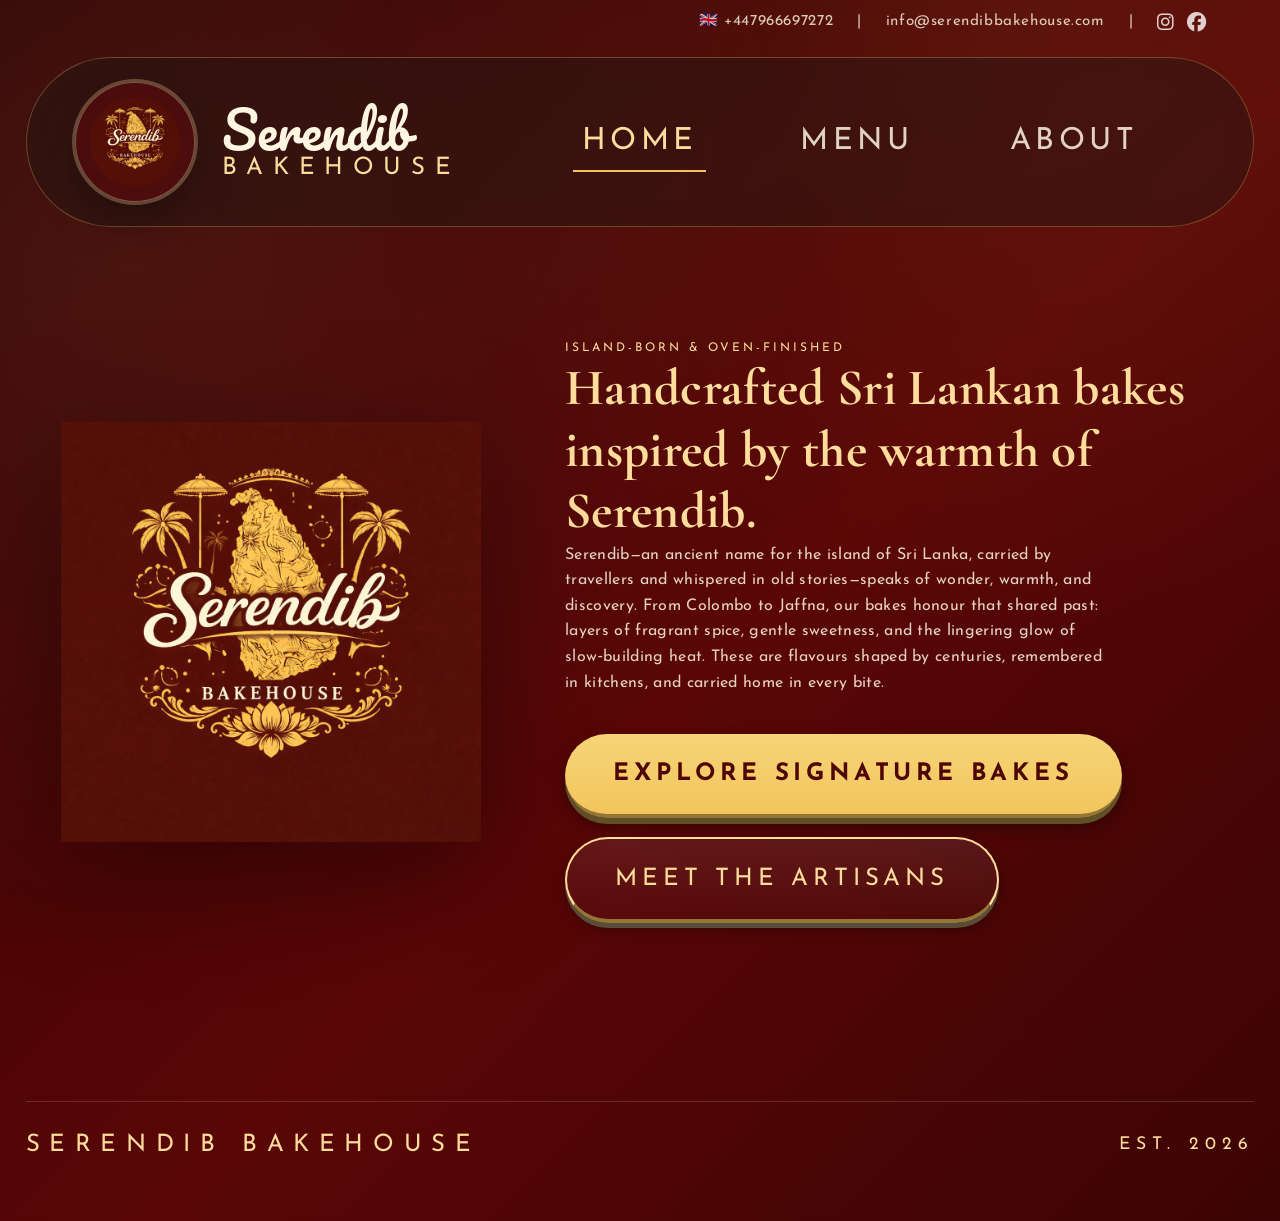
<file: index.html>
<!doctype html>
<html lang="en">
  <head>
    <meta charset="UTF-8" />
    <meta name="viewport" content="width=device-width, initial-scale=1.0" />
    <meta
      name="description"
      content="Serendib Bakehouse crafts Sri Lankan-inspired breads, pastries, and celebration cakes with heritage recipes and tropical flair."
    />
    <title>Serendib Bakehouse | Sri Lankan Artisan Bakery</title>
    <link rel="icon" type="image/png" href="assets/images/logo.png" />
    <link rel="preconnect" href="https://fonts.googleapis.com" />
    <link rel="preconnect" href="https://fonts.gstatic.com" crossorigin />
    <link
      href="https://fonts.googleapis.com/css2?family=Cormorant+Garamond:wght@400;500;600&family=Josefin+Sans:wght@300;400;500&family=Pacifico&display=swap"
      rel="stylesheet"
    />
    <link rel="stylesheet" href="assets/css/style.css" />
    <link rel="stylesheet" href="https://cdnjs.cloudflare.com/ajax/libs/font-awesome/6.5.1/css/all.min.css" integrity="sha512-DTOQO9RWCH3ppGqcWaEA1BIZOC6xxalwEsw9c2QQeAIftl+Vegovlnee1c9QX4TctnWMn13TZye+giMm8e2LwA==" crossorigin="anonymous" referrerpolicy="no-referrer" />
  </head>
  <body class="page page-home" data-page="home">
    <div class="ornate-backdrop" aria-hidden="true"></div>
    <div class="site-sticky-top">
    <div class="site-topbar">
      <a href="tel:+447966697272">🇬🇧 +447966697272</a>
      <span class="site-topbar-divider">|</span>
      <a href="mailto:info@serendibbakehouse.com">info@serendibbakehouse.com</a>
      <span class="site-topbar-divider">|</span>
      <div class="social-links">
        <a href="https://www.instagram.com/serendibbakehouse" target="_blank" rel="noopener noreferrer" aria-label="Serendib Bakehouse on Instagram"><i class="fa-brands fa-instagram"></i></a>
        <a href="https://www.facebook.com/profile.php?id=61588811220014" target="_blank" rel="noopener noreferrer" aria-label="Serendib Bakehouse on Facebook"><i class="fa-brands fa-facebook"></i></a>
      </div>
    </div>
    <header class="site-header">
      <a class="brand-mark" href="index.html">
        <img src="assets/images/logo.png" alt="Serendib Bakehouse crest" />
        <div class="brand-wordmark">
          <span class="wordmark-primary">Serendib</span>
          <span class="wordmark-secondary">Bakehouse</span>
        </div>
      </a>
      <button
        class="nav-toggle"
        aria-expanded="false"
        aria-controls="site-nav"
        aria-label="Toggle navigation"
      >
        <span></span><span></span>
      </button>
      <nav class="site-nav" id="site-nav">
        <a href="index.html">Home</a>
        <a href="menu.html">Menu</a>
        <a href="about.html">About</a>
      </nav>
    </header>
    </div><!-- /.site-sticky-top -->

    <main>
      <section class="hero">
        <div class="hero-logo">
          <img src="assets/images/logo.png" alt="Serendib Bakehouse emblem" />
        </div>
        <div class="hero-copy">
          <p class="eyebrow">Island-born & oven-finished</p>
          <h1>
            Handcrafted Sri Lankan bakes inspired by the warmth of Serendib.
          </h1>
          <p>
            Serendib—an ancient name for the island of Sri Lanka, carried by travellers and
            whispered in old stories—speaks of wonder, warmth, and discovery.
            From Colombo to Jaffna, our bakes honour that shared past: layers of
            fragrant spice, gentle sweetness, and the lingering glow of
            slow‑building heat. These are flavours shaped by centuries,
            remembered in kitchens, and carried home in every bite.
          </p>
          <div class="hero-actions">
            <a class="btn btn-solid" href="menu.html"
              >Explore Signature Bakes</a
            >
            <a class="btn btn-link" href="about.html">Meet the artisans</a>
          </div>
        </div>
      </section>
    </main>

    <footer class="site-footer">
      <div>
        <p class="wordmark-secondary">Serendib Bakehouse</p>
      </div>
      <p class="footer-est">Est. 2026</p>
    </footer>

    <!-- Item modal -->
    <div
      class="item-modal"
      id="item-modal"
      role="dialog"
      aria-modal="true"
      aria-labelledby="modal-title"
      hidden
    >
      <div class="item-modal-backdrop"></div>
      <div class="item-modal-panel">
        <button class="item-modal-close" aria-label="Close">&times;</button>
        <div class="item-modal-carousel">
          <div class="carousel-viewport"></div>
          <button
            class="carousel-btn carousel-prev"
            aria-label="Previous image"
          >
            &#8249;
          </button>
          <button class="carousel-btn carousel-next" aria-label="Next image">
            &#8250;
          </button>
          <div class="carousel-dots"></div>
        </div>
        <div class="item-modal-body">
          <h2 id="modal-title"></h2>
          <p id="modal-desc"></p>
          <a class="btn btn-solid" href="menu.html">See Full Menu</a>
        </div>
      </div>
    </div>

    <script src="assets/js/main.js" defer></script>
  </body>
</html>
</file>
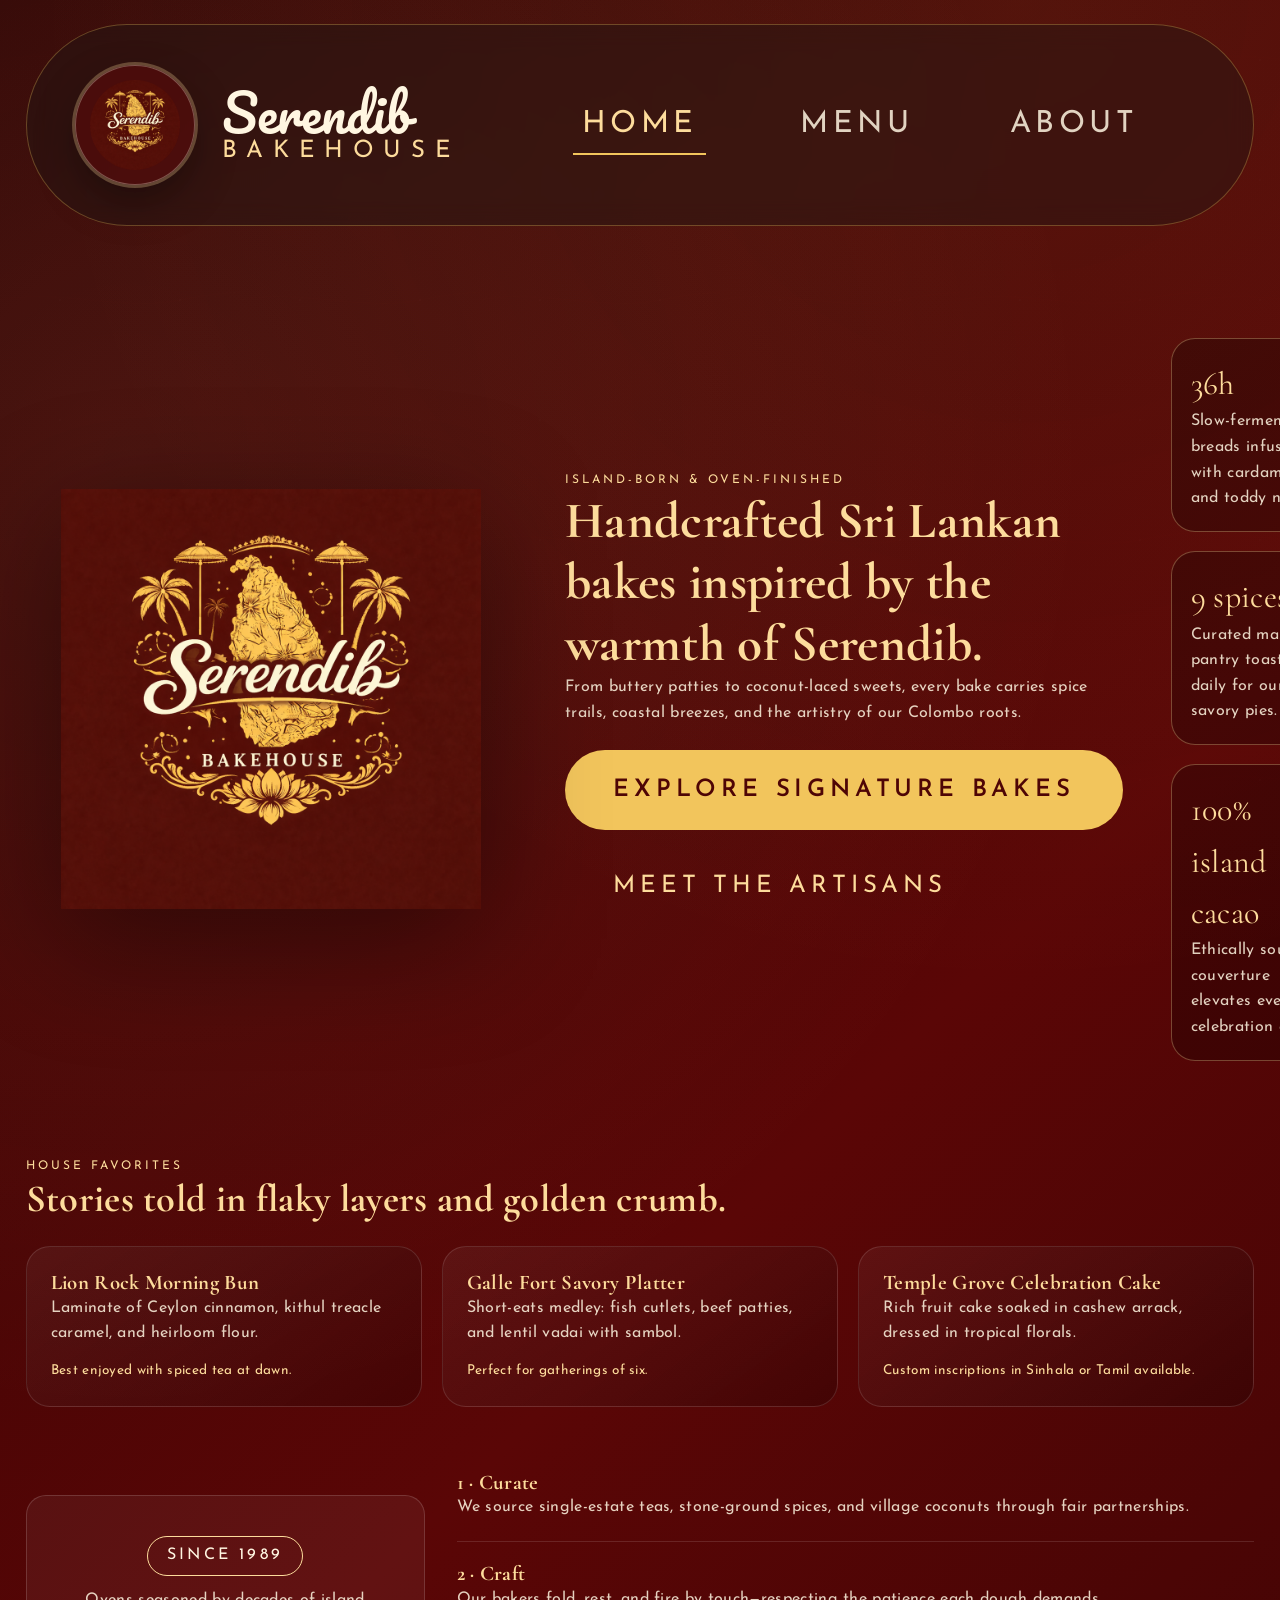
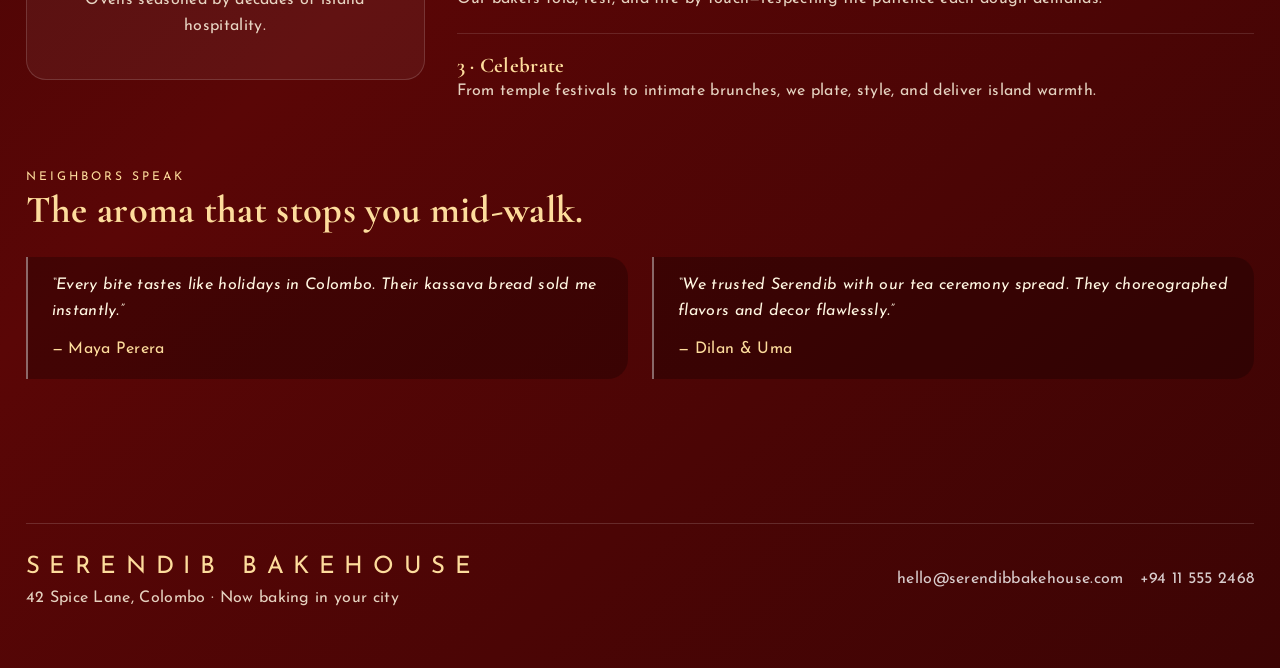
<file: Serendib/index.html>
<!DOCTYPE html>
<html lang="en">
<head>
    <meta charset="UTF-8" />
    <meta name="viewport" content="width=device-width, initial-scale=1.0" />
    <meta name="description" content="Serendib Bakehouse crafts Sri Lankan-inspired breads, pastries, and celebration cakes with heritage recipes and tropical flair." />
    <title>Serendib Bakehouse | Sri Lankan Artisan Bakery</title>
    <link rel="icon" type="image/png" href="assets/images/logo.png" />
    <link rel="preconnect" href="https://fonts.googleapis.com" />
    <link rel="preconnect" href="https://fonts.gstatic.com" crossorigin />
    <link href="https://fonts.googleapis.com/css2?family=Cormorant+Garamond:wght@400;500;600&family=Josefin+Sans:wght@300;400;500&family=Pacifico&display=swap" rel="stylesheet" />
    <link rel="stylesheet" href="assets/css/style.css" />
</head>
<body class="page page-home" data-page="home">
    <div class="ornate-backdrop" aria-hidden="true"></div>
    <header class="site-header">
        <a class="brand-mark" href="index.html">
            <img src="assets/images/logo.png" alt="Serendib Bakehouse crest" />
            <div class="brand-wordmark">
                <span class="wordmark-primary">Serendib</span>
                <span class="wordmark-secondary">Bakehouse</span>
            </div>
        </a>
        <button class="nav-toggle" aria-expanded="false" aria-controls="site-nav" aria-label="Toggle navigation">
            <span></span><span></span>
        </button>
        <nav class="site-nav" id="site-nav">
            <a href="index.html">Home</a>
            <a href="menu.html">Menu</a>
            <a href="about.html">About</a>
        </nav>
    </header>

    <main>
        <section class="hero">
            <div class="hero-logo">
                <img src="assets/images/logo.png" alt="Serendib Bakehouse emblem" />
            </div>
            <div class="hero-copy">
                <p class="eyebrow">Island-born & oven-finished</p>
                <h1>Handcrafted Sri Lankan bakes inspired by the warmth of Serendib.</h1>
                <p>From buttery patties to coconut-laced sweets, every bake carries spice trails, coastal breezes, and the artistry of our Colombo roots.</p>
                <div class="hero-actions">
                    <a class="btn btn-solid" href="menu.html">Explore Signature Bakes</a>
                    <a class="btn btn-link" href="about.html">Meet the artisans</a>
                </div>
            </div>
            <div class="hero-highlight-grid">
                <article>
                    <p class="stat">36h</p>
                    <p>Slow-fermented breads infused with cardamom and toddy notes.</p>
                </article>
                <article>
                    <p class="stat">9 spices</p>
                    <p>Curated masala pantry toasted daily for our savory pies.</p>
                </article>
                <article>
                    <p class="stat">100% island cacao</p>
                    <p>Ethically sourced couverture elevates every celebration cake.</p>
                </article>
            </div>
        </section>

        <section class="signature">
            <header>
                <p class="eyebrow">House Favorites</p>
                <h2>Stories told in flaky layers and golden crumb.</h2>
            </header>
            <div class="card-grid">
                <article>
                    <h3>Lion Rock Morning Bun</h3>
                    <p>Laminate of Ceylon cinnamon, kithul treacle caramel, and heirloom flour.</p>
                    <span>Best enjoyed with spiced tea at dawn.</span>
                </article>
                <article>
                    <h3>Galle Fort Savory Platter</h3>
                    <p>Short-eats medley: fish cutlets, beef patties, and lentil vadai with sambol.</p>
                    <span>Perfect for gatherings of six.</span>
                </article>
                <article>
                    <h3>Temple Grove Celebration Cake</h3>
                    <p>Rich fruit cake soaked in cashew arrack, dressed in tropical florals.</p>
                    <span>Custom inscriptions in Sinhala or Tamil available.</span>
                </article>
            </div>
        </section>

        <section class="experience">
            <div class="experience-media">
                <div class="badge">Since 1989</div>
                <p>Ovens seasoned by decades of island hospitality.</p>
            </div>
            <div class="experience-steps">
                <article>
                    <h3>1 · Curate</h3>
                    <p>We source single-estate teas, stone-ground spices, and village coconuts through fair partnerships.</p>
                </article>
                <article>
                    <h3>2 · Craft</h3>
                    <p>Our bakers fold, rest, and fire by touch—respecting the patience each dough demands.</p>
                </article>
                <article>
                    <h3>3 · Celebrate</h3>
                    <p>From temple festivals to intimate brunches, we plate, style, and deliver island warmth.</p>
                </article>
            </div>
        </section>

        <section class="testimonials">
            <header>
                <p class="eyebrow">Neighbors speak</p>
                <h2>The aroma that stops you mid-walk.</h2>
            </header>
            <div class="testimonial-grid">
                <blockquote>
                    “Every bite tastes like holidays in Colombo. Their kassava bread sold me instantly.”
                    <cite>— Maya Perera</cite>
                </blockquote>
                <blockquote>
                    “We trusted Serendib with our tea ceremony spread. They choreographed flavors and decor flawlessly.”
                    <cite>— Dilan & Uma</cite>
                </blockquote>
            </div>
        </section>
    </main>

    <footer class="site-footer">
        <div>
            <p class="wordmark-secondary">Serendib Bakehouse</p>
            <p>42 Spice Lane, Colombo · Now baking in your city</p>
        </div>
        <div class="footer-links">
            <a href="mailto:hello@serendibbakehouse.com">hello@serendibbakehouse.com</a>
            <span>+94 11 555 2468</span>
        </div>
    </footer>

    <script src="assets/js/main.js" defer></script>
</body>
</html>
</file>
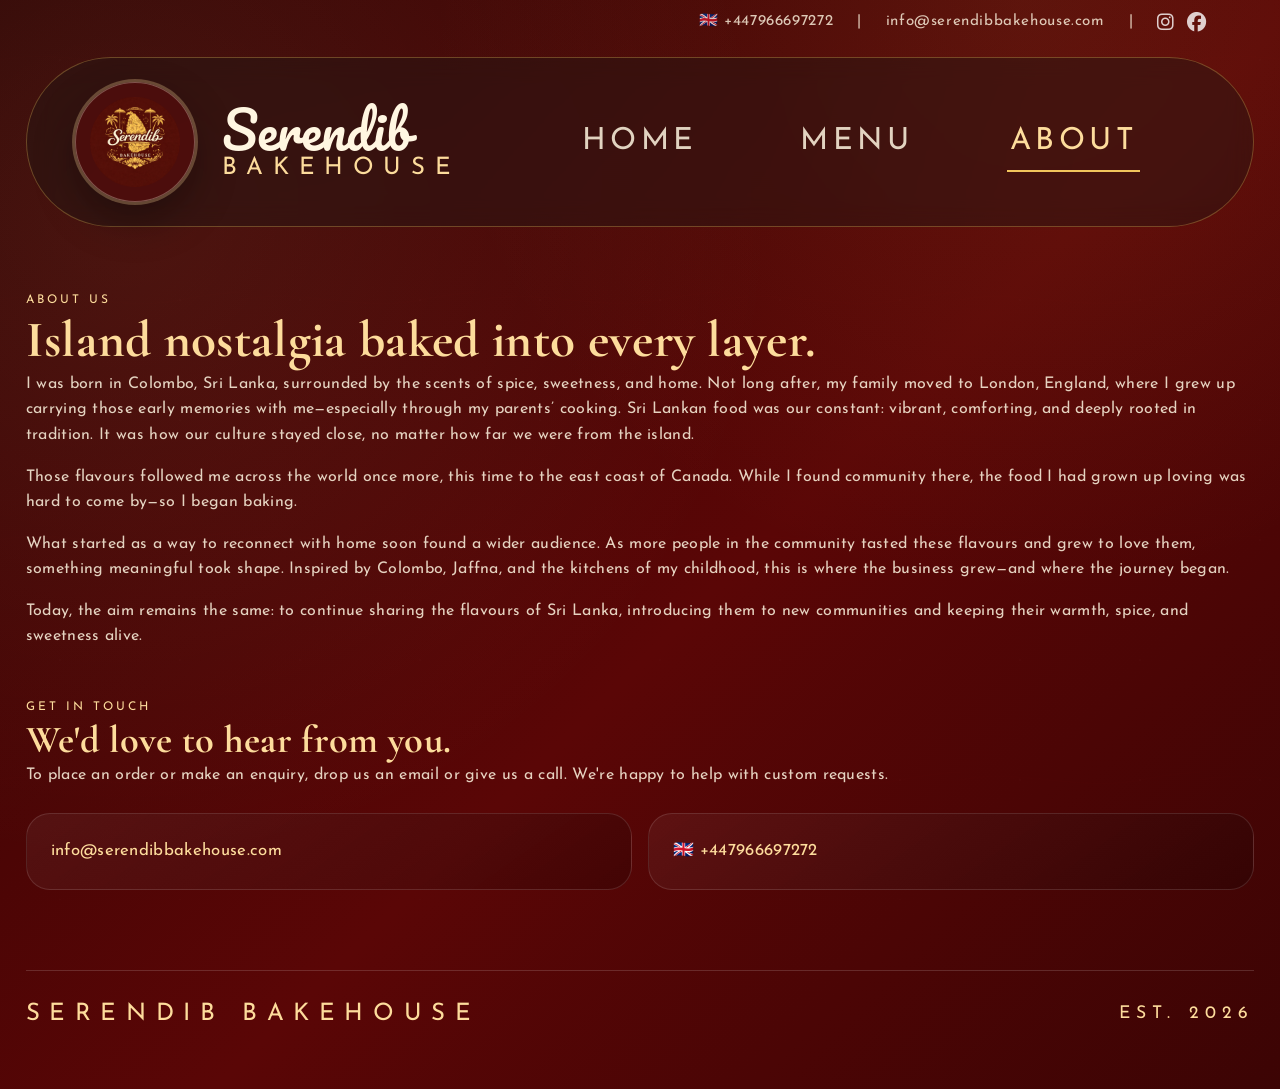
<file: about.html>
<!doctype html>
<html lang="en">
  <head>
    <meta charset="UTF-8" />
    <meta name="viewport" content="width=device-width, initial-scale=1.0" />
    <meta
      name="description"
      content="Discover the story, team, and craft behind Serendib Bakehouse."
    />
    <title>About Us | Serendib Bakehouse</title>
    <link rel="icon" type="image/png" href="assets/images/logo.png" />
    <link rel="preconnect" href="https://fonts.googleapis.com" />
    <link rel="preconnect" href="https://fonts.gstatic.com" crossorigin />
    <link
      href="https://fonts.googleapis.com/css2?family=Cormorant+Garamond:wght@400;500;600&family=Josefin+Sans:wght@300;400;500&family=Pacifico&display=swap"
      rel="stylesheet"
    />
    <link rel="stylesheet" href="assets/css/style.css" />
    <link rel="stylesheet" href="https://cdnjs.cloudflare.com/ajax/libs/font-awesome/6.5.1/css/all.min.css" integrity="sha512-DTOQO9RWCH3ppGqcWaEA1BIZOC6xxalwEsw9c2QQeAIftl+Vegovlnee1c9QX4TctnWMn13TZye+giMm8e2LwA==" crossorigin="anonymous" referrerpolicy="no-referrer" />
  </head>
  <body class="page page-about" data-page="about">
    <div class="ornate-backdrop" aria-hidden="true"></div>
    <div class="site-sticky-top">
    <div class="site-topbar">
      <a href="tel:+447966697272">🇬🇧 +447966697272</a>
      <span class="site-topbar-divider">|</span>
      <a href="mailto:info@serendibbakehouse.com">info@serendibbakehouse.com</a>
      <span class="site-topbar-divider">|</span>
      <div class="social-links">
        <a href="https://www.instagram.com/serendibbakehouse" target="_blank" rel="noopener noreferrer" aria-label="Serendib Bakehouse on Instagram"><i class="fa-brands fa-instagram"></i></a>
        <a href="https://www.facebook.com/profile.php?id=61588811220014" target="_blank" rel="noopener noreferrer" aria-label="Serendib Bakehouse on Facebook"><i class="fa-brands fa-facebook"></i></a>
      </div>
    </div>
    <header class="site-header">
      <a class="brand-mark" href="index.html">
        <img src="assets/images/logo.png" alt="Serendib Bakehouse crest" />
        <div class="brand-wordmark">
          <span class="wordmark-primary">Serendib</span>
          <span class="wordmark-secondary">Bakehouse</span>
        </div>
      </a>
      <button
        class="nav-toggle"
        aria-expanded="false"
        aria-controls="site-nav"
        aria-label="Toggle navigation"
      >
        <span></span><span></span>
      </button>
      <nav class="site-nav" id="site-nav">
        <a href="index.html">Home</a>
        <a href="menu.html">Menu</a>
        <a href="about.html">About</a>
      </nav>
    </header>
    </div><!-- /.site-sticky-top -->

    <main>
      <section class="about-hero">
        <div>
          <p class="eyebrow">About Us</p>
          <h1>Island nostalgia baked into every layer.</h1>
          <p>
            I was born in Colombo, Sri Lanka, surrounded by the scents of spice,
            sweetness, and home. Not long after, my family moved to London,
            England, where I grew up carrying those early memories with
            me—especially through my parents’ cooking. Sri Lankan food was our
            constant: vibrant, comforting, and deeply rooted in tradition. It
            was how our culture stayed close, no matter how far we were from the
            island.
          </p>
          <p>
            Those flavours followed me across the world once more, this time to
            the east coast of Canada. While I found community there, the food I
            had grown up loving was hard to come by—so I began baking.
          </p>
          <p>
            What started as a way to reconnect with home soon found a wider
            audience. As more people in the community tasted these flavours and
            grew to love them, something meaningful took shape. Inspired by
            Colombo, Jaffna, and the kitchens of my childhood, this is where the
            business grew—and where the journey began.
          </p>
          <p>
            Today, the aim remains the same: to continue sharing the flavours of
            Sri Lanka, introducing them to new communities and keeping their
            warmth, spice, and sweetness alive.
          </p>
        </div>
      </section>

      <section class="get-in-touch">
        <header>
          <p class="eyebrow">Get in Touch</p>
          <h2>We'd love to hear from you.</h2>
          <p>To place an order or make an enquiry, drop us an email or give us a call. We're happy to help with custom requests.</p>
        </header>
        <div class="contact-details">
          <a href="mailto:info@serendibbakehouse.com">info@serendibbakehouse.com</a>
          <a href="tel:+447966697272">🇬🇧 +447966697272</a>
        </div>
      </section>
    </main>

    <footer class="site-footer">
      <div>
        <p class="wordmark-secondary">Serendib Bakehouse</p>
      </div>
      <p class="footer-est">Est. 2026</p>
    </footer>

    <script src="assets/js/main.js" defer></script>
  </body>
</html>
</file>
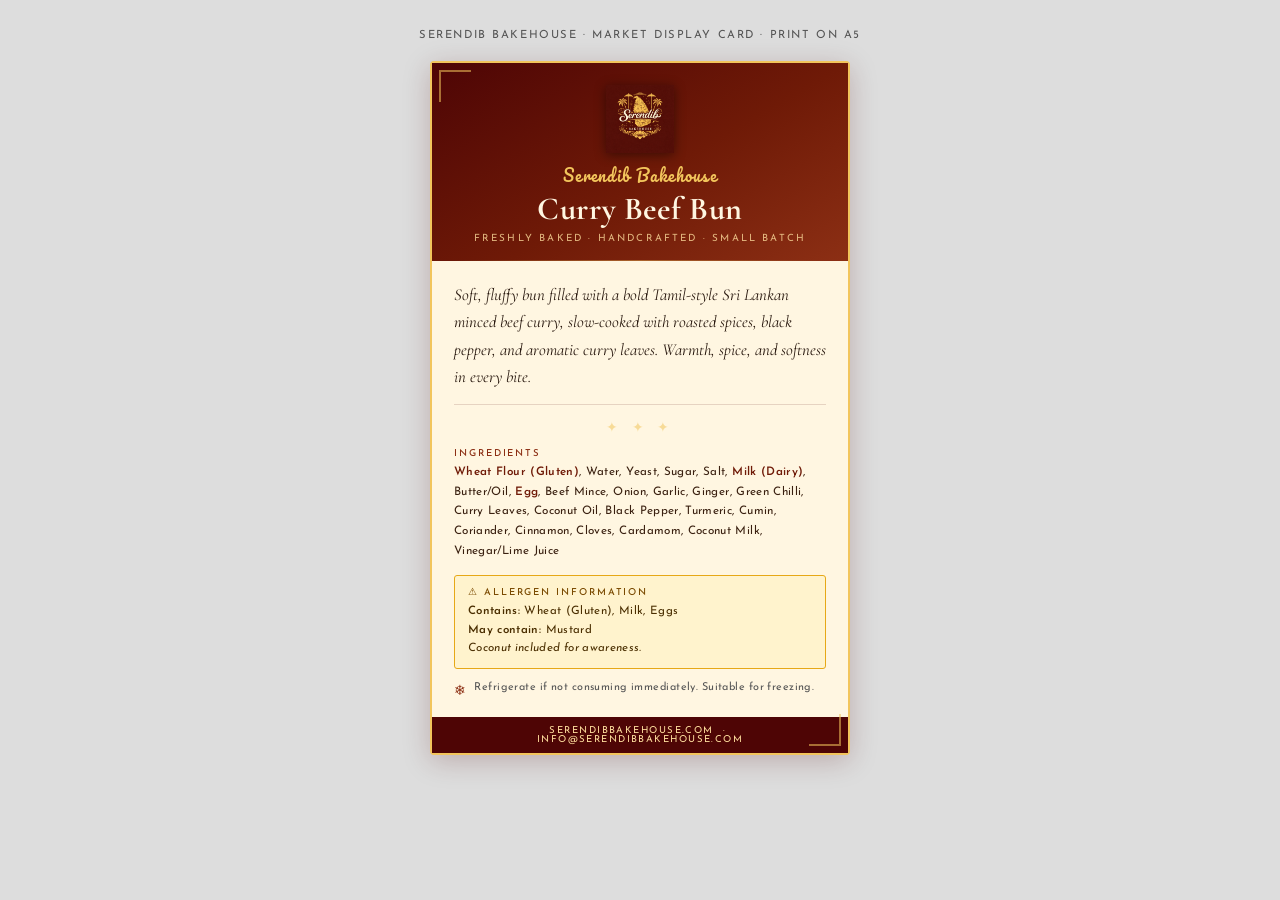
<file: market-card-curry-beef.html>
<!DOCTYPE html>
<html lang="en">
<head>
    <meta charset="UTF-8" />
    <meta name="viewport" content="width=device-width, initial-scale=1.0" />
    <title>Curry Beef Bun | Serendib Bakehouse</title>
    <link rel="preconnect" href="https://fonts.googleapis.com" />
    <link rel="preconnect" href="https://fonts.gstatic.com" crossorigin />
    <link href="https://fonts.googleapis.com/css2?family=Cormorant+Garamond:ital,wght@0,400;0,600;0,700;1,400&family=Josefin+Sans:wght@300;400;500&family=Pacifico&display=swap" rel="stylesheet" />
    <link rel="stylesheet" href="assets/css/market-card.css" />
</head>
<body>

    <p class="screen-bar">Serendib Bakehouse · Market Display Card · Print on A5</p>

    <article class="item-card">

        <div class="card-header">
            <img class="card-logo" src="assets/images/logo.png" alt="Serendib Bakehouse" />
            <p class="bakehouse-name">Serendib Bakehouse</p>
            <h1 class="item-name">Curry Beef Bun</h1>
            <p class="item-subtitle">Freshly baked &middot; Handcrafted &middot; Small batch</p>
        </div>

        <div class="card-body">

            <p class="item-description">
                Soft, fluffy bun filled with a bold Tamil-style Sri Lankan minced beef curry, slow-cooked with roasted spices, black pepper, and aromatic curry leaves. Warmth, spice, and softness in every bite.
            </p>

            <div class="ornament">✦ ✦ ✦</div>

            <p class="section-label">Ingredients</p>
            <p class="ingredients-text">
                <strong>Wheat Flour (Gluten)</strong>, Water, Yeast, Sugar, Salt, <strong>Milk (Dairy)</strong>, Butter/Oil, <strong>Egg</strong>, Beef Mince, Onion, Garlic, Ginger, Green Chilli, Curry Leaves, Coconut Oil, Black Pepper, Turmeric, Cumin, Coriander, Cinnamon, Cloves, Cardamom, Coconut Milk, Vinegar/Lime Juice
            </p>

            <div class="allergen-box">
                <p class="section-label">⚠ Allergen Information</p>
                <p class="allergen-text">
                    <strong>Contains:</strong> Wheat (Gluten), Milk, Eggs<br />
                    <strong>May contain:</strong> Mustard<br />
                    <em>Coconut included for awareness.</em>
                </p>
            </div>

            <div class="storage-row">
                <span class="storage-icon">❄</span>
                <span>Refrigerate if not consuming immediately. Suitable for freezing.</span>
            </div>

        </div>

        <div class="card-footer">serendibbakehouse.com &nbsp;·&nbsp; info@serendibbakehouse.com</div>

    </article>

</body>
</html>
</file>
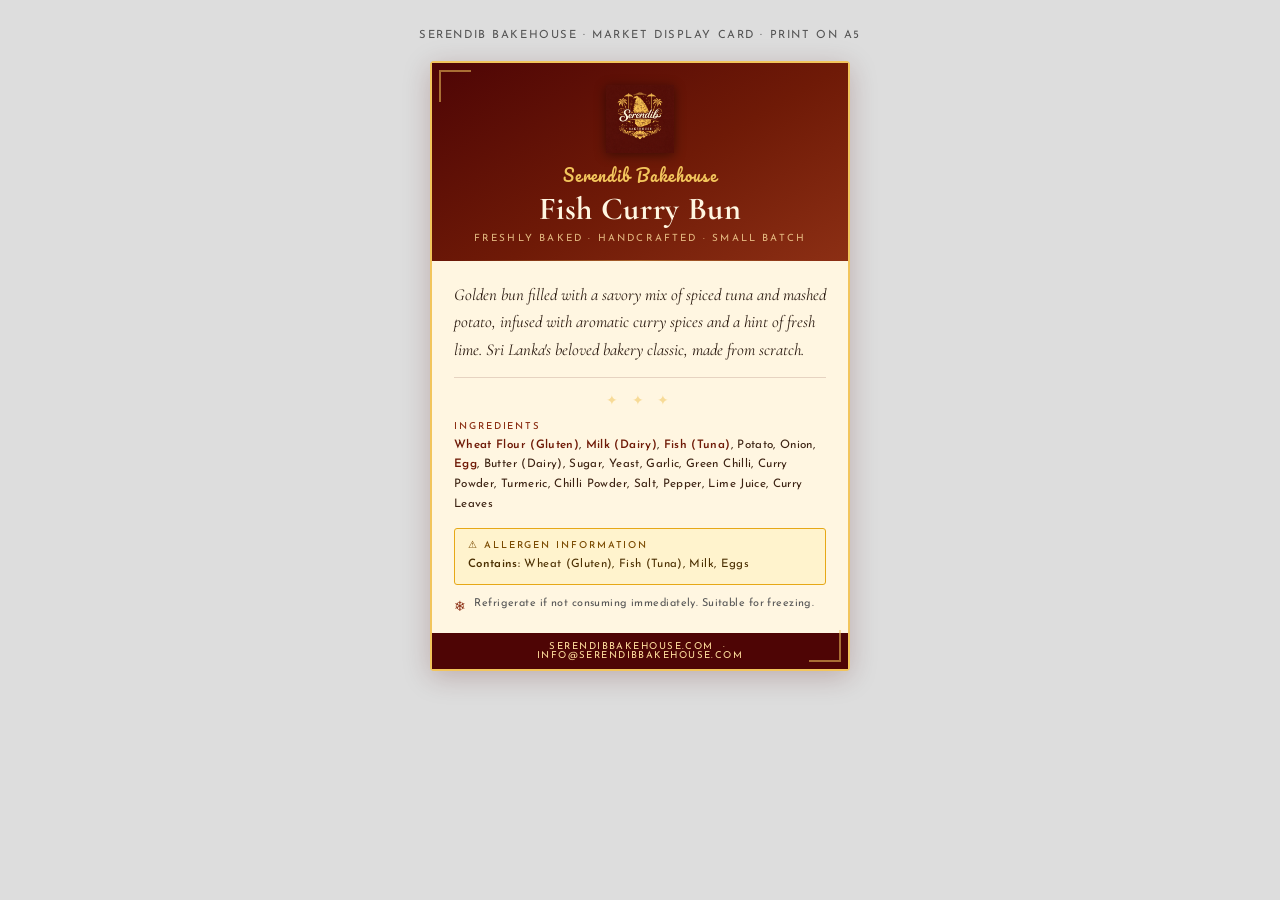
<file: market-card-fish-curry.html>
<!DOCTYPE html>
<html lang="en">
<head>
    <meta charset="UTF-8" />
    <meta name="viewport" content="width=device-width, initial-scale=1.0" />
    <title>Fish Curry Bun | Serendib Bakehouse</title>
    <link rel="preconnect" href="https://fonts.googleapis.com" />
    <link rel="preconnect" href="https://fonts.gstatic.com" crossorigin />
    <link href="https://fonts.googleapis.com/css2?family=Cormorant+Garamond:ital,wght@0,400;0,600;0,700;1,400&family=Josefin+Sans:wght@300;400;500&family=Pacifico&display=swap" rel="stylesheet" />
    <link rel="stylesheet" href="assets/css/market-card.css" />
</head>
<body>

    <p class="screen-bar">Serendib Bakehouse · Market Display Card · Print on A5</p>

    <article class="item-card">

        <div class="card-header">
            <img class="card-logo" src="assets/images/logo.png" alt="Serendib Bakehouse" />
            <p class="bakehouse-name">Serendib Bakehouse</p>
            <h1 class="item-name">Fish Curry Bun</h1>
            <p class="item-subtitle">Freshly baked &middot; Handcrafted &middot; Small batch</p>
        </div>

        <div class="card-body">

            <p class="item-description">
                Golden bun filled with a savory mix of spiced tuna and mashed potato, infused with aromatic curry spices and a hint of fresh lime. Sri Lanka's beloved bakery classic, made from scratch.
            </p>

            <div class="ornament">✦ ✦ ✦</div>

            <p class="section-label">Ingredients</p>
            <p class="ingredients-text">
                <strong>Wheat Flour (Gluten)</strong>, <strong>Milk (Dairy)</strong>, <strong>Fish (Tuna)</strong>, Potato, Onion, <strong>Egg</strong>, Butter (Dairy), Sugar, Yeast, Garlic, Green Chilli, Curry Powder, Turmeric, Chilli Powder, Salt, Pepper, Lime Juice, Curry Leaves
            </p>

            <div class="allergen-box">
                <p class="section-label">⚠ Allergen Information</p>
                <p class="allergen-text">
                    <strong>Contains:</strong> Wheat (Gluten), Fish (Tuna), Milk, Eggs
                </p>
            </div>

            <div class="storage-row">
                <span class="storage-icon">❄</span>
                <span>Refrigerate if not consuming immediately. Suitable for freezing.</span>
            </div>

        </div>

        <div class="card-footer">serendibbakehouse.com &nbsp;·&nbsp; info@serendibbakehouse.com</div>

    </article>

</body>
</html>
</file>
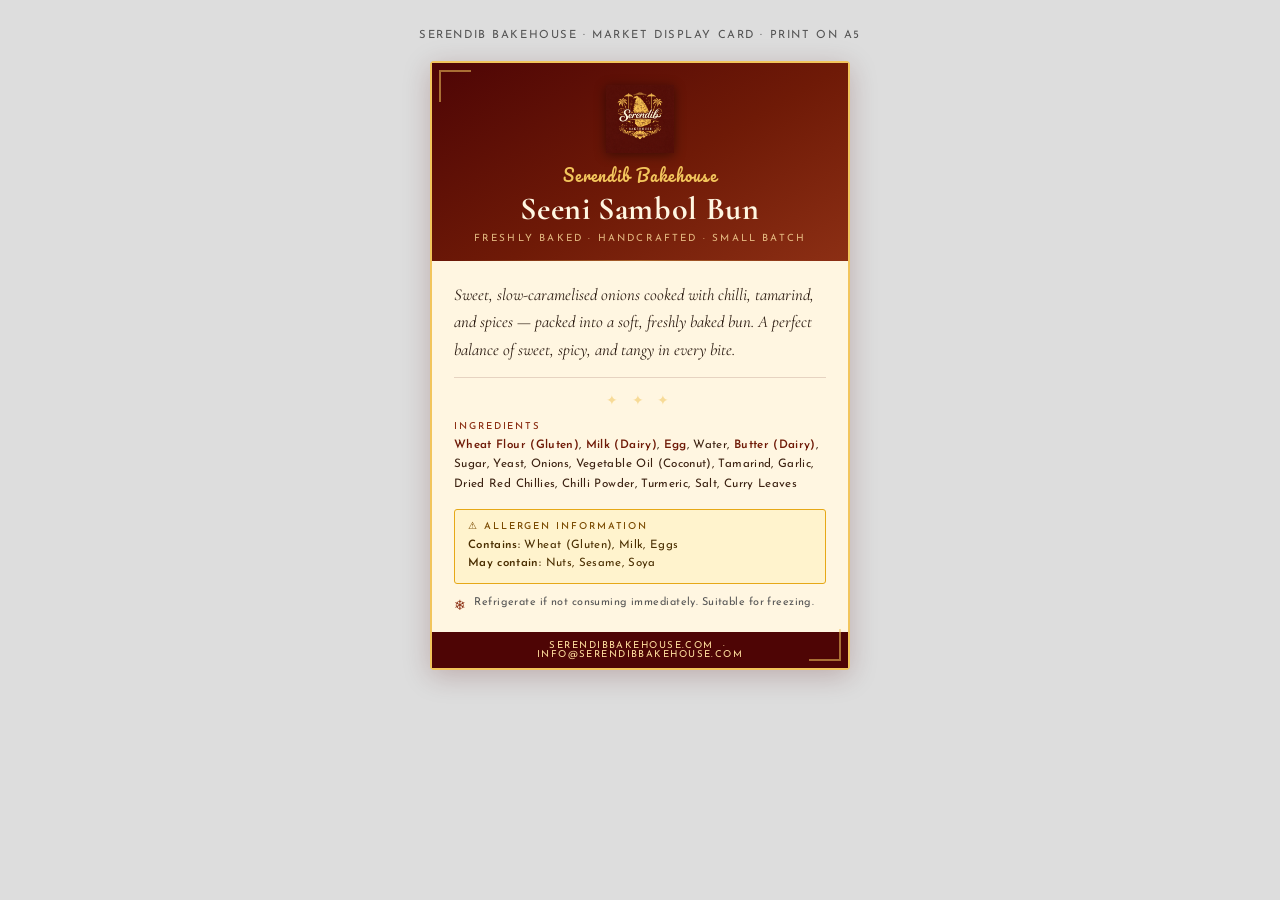
<file: market-card-seeni-sambol.html>
<!DOCTYPE html>
<html lang="en">
<head>
    <meta charset="UTF-8" />
    <meta name="viewport" content="width=device-width, initial-scale=1.0" />
    <title>Seeni Sambol Bun | Serendib Bakehouse</title>
    <link rel="preconnect" href="https://fonts.googleapis.com" />
    <link rel="preconnect" href="https://fonts.gstatic.com" crossorigin />
    <link href="https://fonts.googleapis.com/css2?family=Cormorant+Garamond:ital,wght@0,400;0,600;0,700;1,400&family=Josefin+Sans:wght@300;400;500&family=Pacifico&display=swap" rel="stylesheet" />
    <link rel="stylesheet" href="assets/css/market-card.css" />
</head>
<body>

    <p class="screen-bar">Serendib Bakehouse · Market Display Card · Print on A5</p>

    <article class="item-card">

        <div class="card-header">
            <img class="card-logo" src="assets/images/logo.png" alt="Serendib Bakehouse" />
            <p class="bakehouse-name">Serendib Bakehouse</p>
            <h1 class="item-name">Seeni Sambol Bun</h1>
            <p class="item-subtitle">Freshly baked &middot; Handcrafted &middot; Small batch</p>
        </div>

        <div class="card-body">

            <p class="item-description">
                Sweet, slow-caramelised onions cooked with chilli, tamarind, and spices — packed into a soft, freshly baked bun. A perfect balance of sweet, spicy, and tangy in every bite.
            </p>

            <div class="ornament">✦ ✦ ✦</div>

            <p class="section-label">Ingredients</p>
            <p class="ingredients-text">
                <strong>Wheat Flour (Gluten)</strong>, <strong>Milk (Dairy)</strong>, <strong>Egg</strong>, Water, <strong>Butter (Dairy)</strong>, Sugar, Yeast, Onions, Vegetable Oil (Coconut), Tamarind, Garlic, Dried Red Chillies, Chilli Powder, Turmeric, Salt, Curry Leaves
            </p>

            <div class="allergen-box">
                <p class="section-label">⚠ Allergen Information</p>
                <p class="allergen-text">
                    <strong>Contains:</strong> Wheat (Gluten), Milk, Eggs<br />
                    <strong>May contain:</strong> Nuts, Sesame, Soya
                </p>
            </div>

            <div class="storage-row">
                <span class="storage-icon">❄</span>
                <span>Refrigerate if not consuming immediately. Suitable for freezing.</span>
            </div>

        </div>

        <div class="card-footer">serendibbakehouse.com &nbsp;·&nbsp; info@serendibbakehouse.com</div>

    </article>

</body>
</html>
</file>
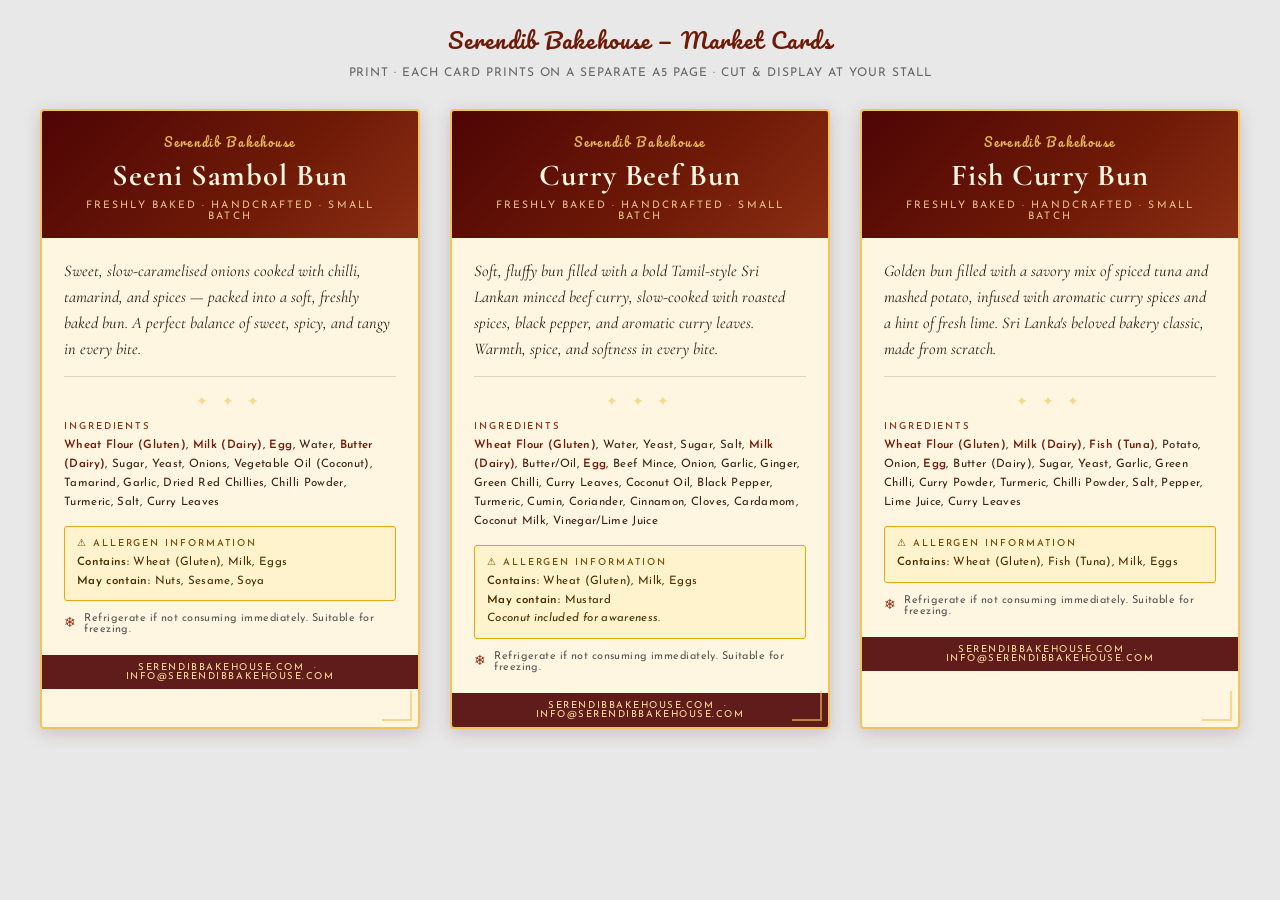
<file: market-cards.html>
<!DOCTYPE html>
<html lang="en">
<head>
    <meta charset="UTF-8" />
    <meta name="viewport" content="width=device-width, initial-scale=1.0" />
    <title>Market Cards | Serendib Bakehouse</title>
    <link rel="preconnect" href="https://fonts.googleapis.com" />
    <link rel="preconnect" href="https://fonts.gstatic.com" crossorigin />
    <link href="https://fonts.googleapis.com/css2?family=Cormorant+Garamond:ital,wght@0,400;0,600;0,700;1,400&family=Josefin+Sans:wght@300;400;500&family=Pacifico&display=swap" rel="stylesheet" />
    <style>
        :root {
            --claret: #4e0505;
            --garnet: #6f1a07;
            --cardinal: #8c2f14;
            --saffron: #f2c55c;
            --amber: #fddc9c;
            --ivory: #fff6e1;
            --charcoal: #1c1814;
        }

        * {
            margin: 0;
            padding: 0;
            box-sizing: border-box;
        }

        body {
            font-family: 'Josefin Sans', sans-serif;
            background: #e8e8e8;
            padding: 20px;
        }

        .page-title {
            text-align: center;
            font-family: 'Pacifico', cursive;
            color: var(--garnet);
            font-size: 1.4rem;
            margin-bottom: 8px;
            letter-spacing: 0.05em;
        }

        .print-instructions {
            text-align: center;
            font-family: 'Josefin Sans', sans-serif;
            font-size: 0.75rem;
            color: #666;
            margin-bottom: 30px;
            letter-spacing: 0.08em;
            text-transform: uppercase;
        }

        .cards-grid {
            display: grid;
            grid-template-columns: repeat(auto-fill, minmax(340px, 1fr));
            gap: 30px;
            max-width: 1200px;
            margin: 0 auto;
        }

        /* ── Card ── */
        .item-card {
            background: var(--ivory);
            border: 2px solid var(--saffron);
            border-radius: 4px;
            overflow: hidden;
            page-break-inside: avoid;
            break-inside: avoid;
            box-shadow: 0 4px 18px rgba(78, 5, 5, 0.18);
            position: relative;
        }

        /* Decorative corner flourishes */
        .item-card::before,
        .item-card::after {
            content: '';
            position: absolute;
            width: 28px;
            height: 28px;
            border-color: var(--saffron);
            border-style: solid;
            opacity: 0.6;
        }
        .item-card::before {
            top: 6px;
            left: 6px;
            border-width: 2px 0 0 2px;
        }
        .item-card::after {
            bottom: 6px;
            right: 6px;
            border-width: 0 2px 2px 0;
        }

        /* Card header band */
        .card-header {
            background: linear-gradient(135deg, var(--claret) 0%, var(--garnet) 60%, var(--cardinal) 100%);
            padding: 20px 24px 16px;
            text-align: center;
            position: relative;
        }

        .bakehouse-label {
            font-family: 'Pacifico', cursive;
            color: var(--saffron);
            font-size: 0.78rem;
            letter-spacing: 0.14em;
            margin-bottom: 6px;
            opacity: 0.9;
        }

        .item-name {
            font-family: 'Cormorant Garamond', serif;
            color: var(--ivory);
            font-size: 1.9rem;
            font-weight: 700;
            line-height: 1.15;
            letter-spacing: 0.03em;
        }

        .item-subtitle {
            font-size: 0.65rem;
            text-transform: uppercase;
            letter-spacing: 0.2em;
            color: var(--amber);
            margin-top: 6px;
            opacity: 0.85;
        }

        /* Card body */
        .card-body {
            padding: 20px 22px;
            color: var(--charcoal);
        }

        .item-description {
            font-family: 'Cormorant Garamond', serif;
            font-size: 1.02rem;
            line-height: 1.6;
            color: #2a1a10;
            font-style: italic;
            margin-bottom: 16px;
            padding-bottom: 14px;
            border-bottom: 1px solid rgba(78, 5, 5, 0.15);
        }

        .section-label {
            font-size: 0.6rem;
            text-transform: uppercase;
            letter-spacing: 0.2em;
            color: var(--cardinal);
            font-weight: 500;
            margin-bottom: 5px;
        }

        .ingredients-text {
            font-size: 0.72rem;
            line-height: 1.65;
            color: #3a2010;
            letter-spacing: 0.03em;
            margin-bottom: 14px;
        }

        .ingredients-text strong {
            color: var(--garnet);
            font-weight: 600;
        }

        /* Allergen box */
        .allergen-box {
            background: #fff3cd;
            border: 1.5px solid #e6a817;
            border-radius: 3px;
            padding: 10px 12px;
            margin-bottom: 12px;
        }

        .allergen-box .section-label {
            color: #7a4a00;
        }

        .allergen-text {
            font-size: 0.72rem;
            line-height: 1.6;
            color: #4a2e00;
            letter-spacing: 0.03em;
        }

        .allergen-text strong {
            font-weight: 600;
        }

        /* Storage row */
        .storage-row {
            display: flex;
            align-items: flex-start;
            gap: 8px;
            font-size: 0.68rem;
            color: #555;
            letter-spacing: 0.04em;
            margin-top: 2px;
        }

        .storage-icon {
            flex-shrink: 0;
            color: var(--cardinal);
            font-size: 0.85rem;
            margin-top: 1px;
        }

        /* Divider ornament */
        .ornament {
            text-align: center;
            color: var(--saffron);
            font-size: 0.9rem;
            letter-spacing: 0.3em;
            margin: 12px 0;
            opacity: 0.6;
        }

        /* Footer strip */
        .card-footer {
            background: var(--claret);
            padding: 8px 22px;
            text-align: center;
            font-size: 0.6rem;
            letter-spacing: 0.16em;
            text-transform: uppercase;
            color: var(--amber);
            opacity: 0.9;
        }

        /* ── PRINT ── */
        @media print {
            @page {
                size: A5 portrait;
                margin: 10mm;
            }

            body {
                background: white;
                padding: 0;
            }

            .page-title,
            .print-instructions {
                display: none;
            }

            .cards-grid {
                display: block;
            }

            .item-card {
                width: 100%;
                margin: 0;
                page-break-after: always;
                break-after: page;
                box-shadow: none;
            }

            .item-card:last-child {
                page-break-after: avoid;
                break-after: avoid;
            }
        }
    </style>
</head>
<body>

    <p class="page-title">Serendib Bakehouse — Market Cards</p>
    <p class="print-instructions">Print · Each card prints on a separate A5 page · Cut &amp; display at your stall</p>

    <div class="cards-grid">

        <!-- ── Card 1: Seeni Sambol Bun ── -->
        <article class="item-card">
            <div class="card-header">
                <p class="bakehouse-label">Serendib Bakehouse</p>
                <h2 class="item-name">Seeni Sambol Bun</h2>
                <p class="item-subtitle">Freshly baked · Handcrafted · Small batch</p>
            </div>
            <div class="card-body">
                <p class="item-description">
                    Sweet, slow-caramelised onions cooked with chilli, tamarind, and spices — packed into a soft, freshly baked bun. A perfect balance of sweet, spicy, and tangy in every bite.
                </p>

                <div class="ornament">✦ ✦ ✦</div>

                <p class="section-label">Ingredients</p>
                <p class="ingredients-text">
                    <strong>Wheat Flour (Gluten)</strong>, <strong>Milk (Dairy)</strong>, <strong>Egg</strong>, Water, <strong>Butter (Dairy)</strong>, Sugar, Yeast, Onions, Vegetable Oil (Coconut), Tamarind, Garlic, Dried Red Chillies, Chilli Powder, Turmeric, Salt, Curry Leaves
                </p>

                <div class="allergen-box">
                    <p class="section-label">⚠ Allergen Information</p>
                    <p class="allergen-text">
                        <strong>Contains:</strong> Wheat (Gluten), Milk, Eggs<br />
                        <strong>May contain:</strong> Nuts, Sesame, Soya
                    </p>
                </div>

                <div class="storage-row">
                    <span class="storage-icon">❄</span>
                    <span>Refrigerate if not consuming immediately. Suitable for freezing.</span>
                </div>
            </div>
            <div class="card-footer">serendibbakehouse.com &nbsp;·&nbsp; info@serendibbakehouse.com</div>
        </article>

        <!-- ── Card 2: Curry Beef Bun ── -->
        <article class="item-card">
            <div class="card-header">
                <p class="bakehouse-label">Serendib Bakehouse</p>
                <h2 class="item-name">Curry Beef Bun</h2>
                <p class="item-subtitle">Freshly baked · Handcrafted · Small batch</p>
            </div>
            <div class="card-body">
                <p class="item-description">
                    Soft, fluffy bun filled with a bold Tamil-style Sri Lankan minced beef curry, slow-cooked with roasted spices, black pepper, and aromatic curry leaves. Warmth, spice, and softness in every bite.
                </p>

                <div class="ornament">✦ ✦ ✦</div>

                <p class="section-label">Ingredients</p>
                <p class="ingredients-text">
                    <strong>Wheat Flour (Gluten)</strong>, Water, Yeast, Sugar, Salt, <strong>Milk (Dairy)</strong>, Butter/Oil, <strong>Egg</strong>, Beef Mince, Onion, Garlic, Ginger, Green Chilli, Curry Leaves, Coconut Oil, Black Pepper, Turmeric, Cumin, Coriander, Cinnamon, Cloves, Cardamom, Coconut Milk, Vinegar/Lime Juice
                </p>

                <div class="allergen-box">
                    <p class="section-label">⚠ Allergen Information</p>
                    <p class="allergen-text">
                        <strong>Contains:</strong> Wheat (Gluten), Milk, Eggs<br />
                        <strong>May contain:</strong> Mustard<br />
                        <em>Coconut included for awareness.</em>
                    </p>
                </div>

                <div class="storage-row">
                    <span class="storage-icon">❄</span>
                    <span>Refrigerate if not consuming immediately. Suitable for freezing.</span>
                </div>
            </div>
            <div class="card-footer">serendibbakehouse.com &nbsp;·&nbsp; info@serendibbakehouse.com</div>
        </article>

        <!-- ── Card 3: Fish Curry Bun ── -->
        <article class="item-card">
            <div class="card-header">
                <p class="bakehouse-label">Serendib Bakehouse</p>
                <h2 class="item-name">Fish Curry Bun</h2>
                <p class="item-subtitle">Freshly baked · Handcrafted · Small batch</p>
            </div>
            <div class="card-body">
                <p class="item-description">
                    Golden bun filled with a savory mix of spiced tuna and mashed potato, infused with aromatic curry spices and a hint of fresh lime. Sri Lanka's beloved bakery classic, made from scratch.
                </p>

                <div class="ornament">✦ ✦ ✦</div>

                <p class="section-label">Ingredients</p>
                <p class="ingredients-text">
                    <strong>Wheat Flour (Gluten)</strong>, <strong>Milk (Dairy)</strong>, <strong>Fish (Tuna)</strong>, Potato, Onion, <strong>Egg</strong>, Butter (Dairy), Sugar, Yeast, Garlic, Green Chilli, Curry Powder, Turmeric, Chilli Powder, Salt, Pepper, Lime Juice, Curry Leaves
                </p>

                <div class="allergen-box">
                    <p class="section-label">⚠ Allergen Information</p>
                    <p class="allergen-text">
                        <strong>Contains:</strong> Wheat (Gluten), Fish (Tuna), Milk, Eggs
                    </p>
                </div>

                <div class="storage-row">
                    <span class="storage-icon">❄</span>
                    <span>Refrigerate if not consuming immediately. Suitable for freezing.</span>
                </div>
            </div>
            <div class="card-footer">serendibbakehouse.com &nbsp;·&nbsp; info@serendibbakehouse.com</div>
        </article>

    </div>

</body>
</html>
</file>
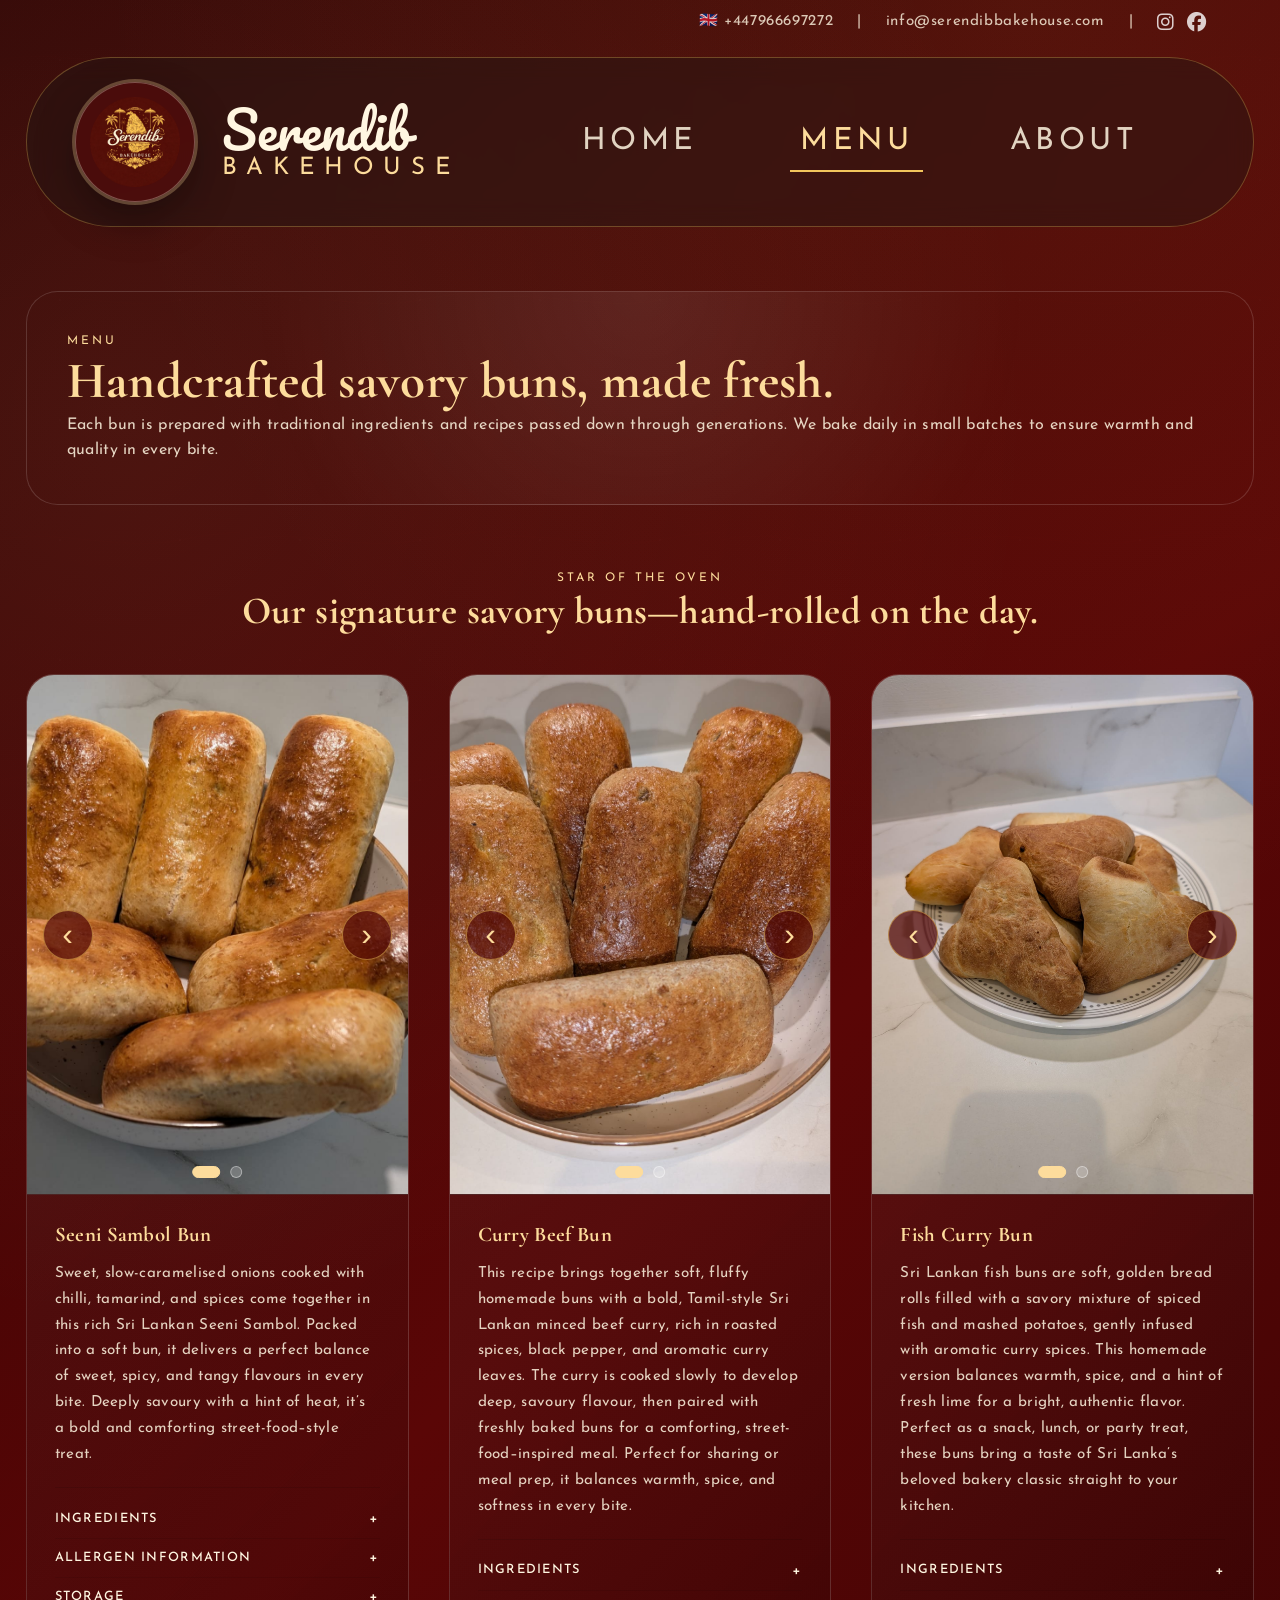
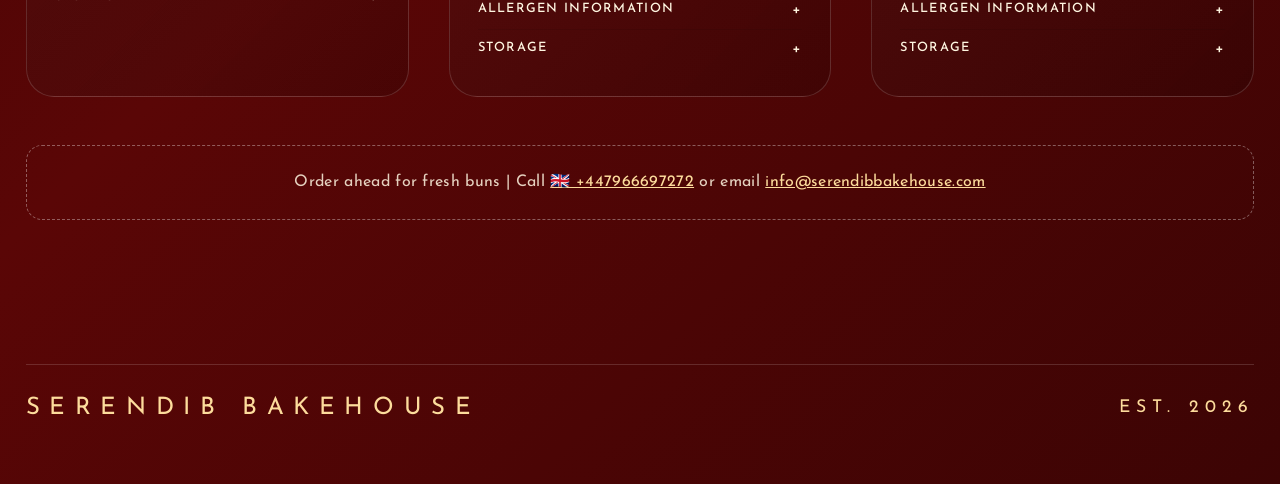
<file: menu.html>
<!DOCTYPE html>
<html lang="en">
<head>
    <meta charset="UTF-8" />
    <meta name="viewport" content="width=device-width, initial-scale=1.0" />
    <meta name="description" content="Browse the Serendib Bakehouse menu featuring Sri Lankan pastries, breads, sweets, and celebratory cakes." />
    <title>Menu | Serendib Bakehouse</title>
    <link rel="icon" type="image/png" href="assets/images/logo.png" />
    <link rel="preconnect" href="https://fonts.googleapis.com" />
    <link rel="preconnect" href="https://fonts.gstatic.com" crossorigin />
    <link href="https://fonts.googleapis.com/css2?family=Cormorant+Garamond:wght@400;500;600&family=Josefin+Sans:wght@300;400;500&family=Pacifico&display=swap" rel="stylesheet" />
    <link rel="stylesheet" href="assets/css/style.css" />
    <link rel="stylesheet" href="https://cdnjs.cloudflare.com/ajax/libs/font-awesome/6.5.1/css/all.min.css" integrity="sha512-DTOQO9RWCH3ppGqcWaEA1BIZOC6xxalwEsw9c2QQeAIftl+Vegovlnee1c9QX4TctnWMn13TZye+giMm8e2LwA==" crossorigin="anonymous" referrerpolicy="no-referrer" />
</head>
<body class="page page-menu" data-page="menu">
    <div class="ornate-backdrop" aria-hidden="true"></div>
    <div class="site-sticky-top">
    <div class="site-topbar">
      <a href="tel:+447966697272">🇬🇧 +447966697272</a>
      <span class="site-topbar-divider">|</span>
      <a href="mailto:info@serendibbakehouse.com">info@serendibbakehouse.com</a>
      <span class="site-topbar-divider">|</span>
      <div class="social-links">
        <a href="https://www.instagram.com/serendibbakehouse" target="_blank" rel="noopener noreferrer" aria-label="Serendib Bakehouse on Instagram"><i class="fa-brands fa-instagram"></i></a>
        <a href="https://www.facebook.com/profile.php?id=61588811220014" target="_blank" rel="noopener noreferrer" aria-label="Serendib Bakehouse on Facebook"><i class="fa-brands fa-facebook"></i></a>
      </div>
    </div>
    <header class="site-header">
        <a class="brand-mark" href="index.html">
            <img src="assets/images/logo.png" alt="Serendib Bakehouse crest" />
            <div class="brand-wordmark">
                <span class="wordmark-primary">Serendib</span>
                <span class="wordmark-secondary">Bakehouse</span>
            </div>
        </a>
        <button class="nav-toggle" aria-expanded="false" aria-controls="site-nav" aria-label="Toggle navigation">
            <span></span><span></span>
        </button>
        <nav class="site-nav" id="site-nav">
            <a href="index.html">Home</a>
            <a href="menu.html">Menu</a>
            <a href="about.html">About</a>
        </nav>
    </header>
    </div><!-- /.site-sticky-top -->

    <main>
        <section class="menu-hero">
            <div>
                <p class="eyebrow">Menu</p>
                <h1>Handcrafted savory buns, made fresh.</h1>
                <p>Each bun is prepared with traditional ingredients and recipes passed down through generations. We bake daily in small batches to ensure warmth and quality in every bite.</p>
            </div>
        </section>

        <section class="featured-items">
            <header>
                <p class="eyebrow">Star of the Oven</p>
                <h2>Our signature savory buns—hand-rolled on the day.</h2>
            </header>
            <div class="items-showcase">
                <article class="item-card">
                    <div class="item-carousel">
                        <div class="carousel-viewport">
                            <img src="assets/images/seeni-sambol-1.JPG" alt="Seeni Sambol Bun" class="carousel-slide active" />
                            <img src="assets/images/seeni-sambol-2.jpeg" alt="Seeni Sambol Bun detail" class="carousel-slide" />
                        </div>
                        <button class="carousel-btn carousel-prev" aria-label="Previous image">&#8249;</button>
                        <button class="carousel-btn carousel-next" aria-label="Next image">&#8250;</button>
                        <div class="carousel-dots">
                            <button class="dot active" aria-label="Slide 1"></button>
                            <button class="dot" aria-label="Slide 2"></button>
                        </div>
                    </div>
                    <div class="item-info">
                        <h3>Seeni Sambol Bun</h3>
                        <p>Sweet, slow-caramelised onions cooked with chilli, tamarind, and spices come together in this rich Sri Lankan Seeni Sambol. Packed into a soft bun, it delivers a perfect balance of sweet, spicy, and tangy flavours in every bite. Deeply savoury with a hint of heat, it’s a bold and comforting street-food–style treat.</p>                        <div class="item-details">
                            <details class="item-details-group">
                                <summary>Ingredients</summary>
                                <p><strong>Wheat Flour (Gluten)</strong>, <strong>Milk (Dairy)</strong>, <strong>Egg</strong>, Water, <strong>Butter (Dairy)</strong>, Sugar, Yeast, Onions, Vegetable Oil (Coconut), Tamarind, Garlic, Dried Red Chillies, Chilli Powder, Turmeric, Salt, Curry Leaves</p>
                            </details>
                            <details class="item-details-group">
                                <summary>Allergen Information</summary>
                                <p><strong>Contains:</strong> <strong>Wheat (Gluten), Milk, Eggs</strong><br />
                                <strong>May contain:</strong> <strong>Nuts</strong>, <strong>Sesame</strong>, <strong>Soya</strong></p>
                            </details>
                            <details class="item-details-group">
                                <summary>Storage</summary>
                                <p>Keep refrigerated if not consumed immediately. Suitable for freezing.</p>
                            </details>
                        </div>                    </div>
                </article>

                <article class="item-card">
                    <div class="item-carousel">
                        <div class="carousel-viewport">
                            <img src="assets/images/beef-mince-curry-2.jpeg" alt="Curry Beef Bun" class="carousel-slide active" />
                            <img src="assets/images/beef-mince-curry-1.jpeg" alt="Curry Beef Bun detail" class="carousel-slide" />
                        </div>
                        <button class="carousel-btn carousel-prev" aria-label="Previous image">&#8249;</button>
                        <button class="carousel-btn carousel-next" aria-label="Next image">&#8250;</button>
                        <div class="carousel-dots">
                            <button class="dot active" aria-label="Slide 1"></button>
                            <button class="dot" aria-label="Slide 2"></button>
                        </div>
                    </div>
                    <div class="item-info">
                        <h3>Curry Beef Bun</h3>
                        <p>This recipe brings together soft, fluffy homemade buns with a bold, Tamil-style Sri Lankan minced beef curry, rich in roasted spices, black pepper, and aromatic curry leaves. The curry is cooked slowly to develop deep, savoury flavour, then paired with freshly baked buns for a comforting, street-food–inspired meal. Perfect for sharing or meal prep, it balances warmth, spice, and softness in every bite.</p>
                        <div class="item-details">
                            <details class="item-details-group">
                                <summary>Ingredients</summary>
                                <p><strong>Wheat Flour (Gluten)</strong>, Water, Yeast, Sugar, Salt, <strong>Milk (Dairy)</strong>, Butter/Oil, <strong>Egg</strong>, Beef Mince, Onion, Garlic, Ginger, Green Chilli, Curry Leaves, Coconut Oil, Spices (<strong>Mustard</strong> possible), Black Pepper, Turmeric, Cumin, Coriander, Cinnamon, Cloves, Cardamom, Coconut Milk, Vinegar/Lime Juice</p>
                            </details>
                            <details class="item-details-group">
                                <summary>Allergen Information</summary>
                                <p><strong>Contains:</strong> <strong>Wheat (Gluten)</strong>, <strong>Milk</strong>, <strong>Eggs</strong><br />
                                <strong>May contain:</strong> <strong>Mustard</strong><br />
                                <em>(Coconut included for awareness)</em></p>
                            </details>
                            <details class="item-details-group">
                                <summary>Storage</summary>
                                <p>Keep refrigerated if not consumed immediately. Suitable for freezing.</p>
                            </details>
                        </div>
                    </div>
                </article>

                <article class="item-card">
                    <div class="item-carousel">
                        <div class="carousel-viewport">
                            <img src="assets/images/fish-curry-1.jpg" alt="Fish Curry Bun" class="carousel-slide active" />
                            <img src="assets/images/fish-curry-2.jpg" alt="Fish Curry Bun detail" class="carousel-slide" />
                        </div>
                        <button class="carousel-btn carousel-prev" aria-label="Previous image">&#8249;</button>
                        <button class="carousel-btn carousel-next" aria-label="Next image">&#8250;</button>
                        <div class="carousel-dots">
                            <button class="dot active" aria-label="Slide 1"></button>
                            <button class="dot" aria-label="Slide 2"></button>
                        </div>
                    </div>
                    <div class="item-info">
                        <h3>Fish Curry Bun</h3>
                        <p>Sri Lankan fish buns are soft, golden bread rolls filled with a savory mixture of spiced fish and mashed potatoes, gently infused with aromatic curry spices. This homemade version balances warmth, spice, and a hint of fresh lime for a bright, authentic flavor. Perfect as a snack, lunch, or party treat, these buns bring a taste of Sri Lanka’s beloved bakery classic straight to your kitchen.</p>
                        <div class="item-details">
                            <details class="item-details-group">
                                <summary>Ingredients</summary>
                                <p><strong>Wheat Flour (Gluten)</strong>, <strong>Milk (Dairy)</strong>, <strong>Fish (Tuna)</strong>, Potato, Onion, <strong>Egg</strong>, Butter (Dairy), Sugar, Yeast, Garlic, Green Chilli, Curry Powder, Turmeric, Chilli Powder, Salt, Pepper, Lime Juice, Curry Leaves</p>
                            </details>
                            <details class="item-details-group">
                                <summary>Allergen Information</summary>
                                <p><strong>Contains:</strong> <strong>Wheat Flour (Gluten)</strong>, <strong>Fish</strong>, <strong>Milk</strong>, <strong>Egg</strong></p>
                            </details>
                            <details class="item-details-group">
                                <summary>Storage</summary>
                                <p>Keep refrigerated if not consumed immediately. Suitable for freezing.</p>
                            </details>
                        </div>
                    </div>
                </article>
            </div>
        </section>

        <section class="menu-note">
            <p>Order ahead for fresh buns | Call <a href="tel:+447966697272">🇬🇧 +447966697272</a> or email <a href="mailto:info@serendibbakehouse.com">info@serendibbakehouse.com</a></p>
        </section>
    </main>

    <footer class="site-footer">
        <div>
            <p class="wordmark-secondary">Serendib Bakehouse</p>
        </div>
        <p class="footer-est">Est. 2026</p>
    </footer>

    <script src="assets/js/main.js" defer></script>
</body>
</html>
</file>
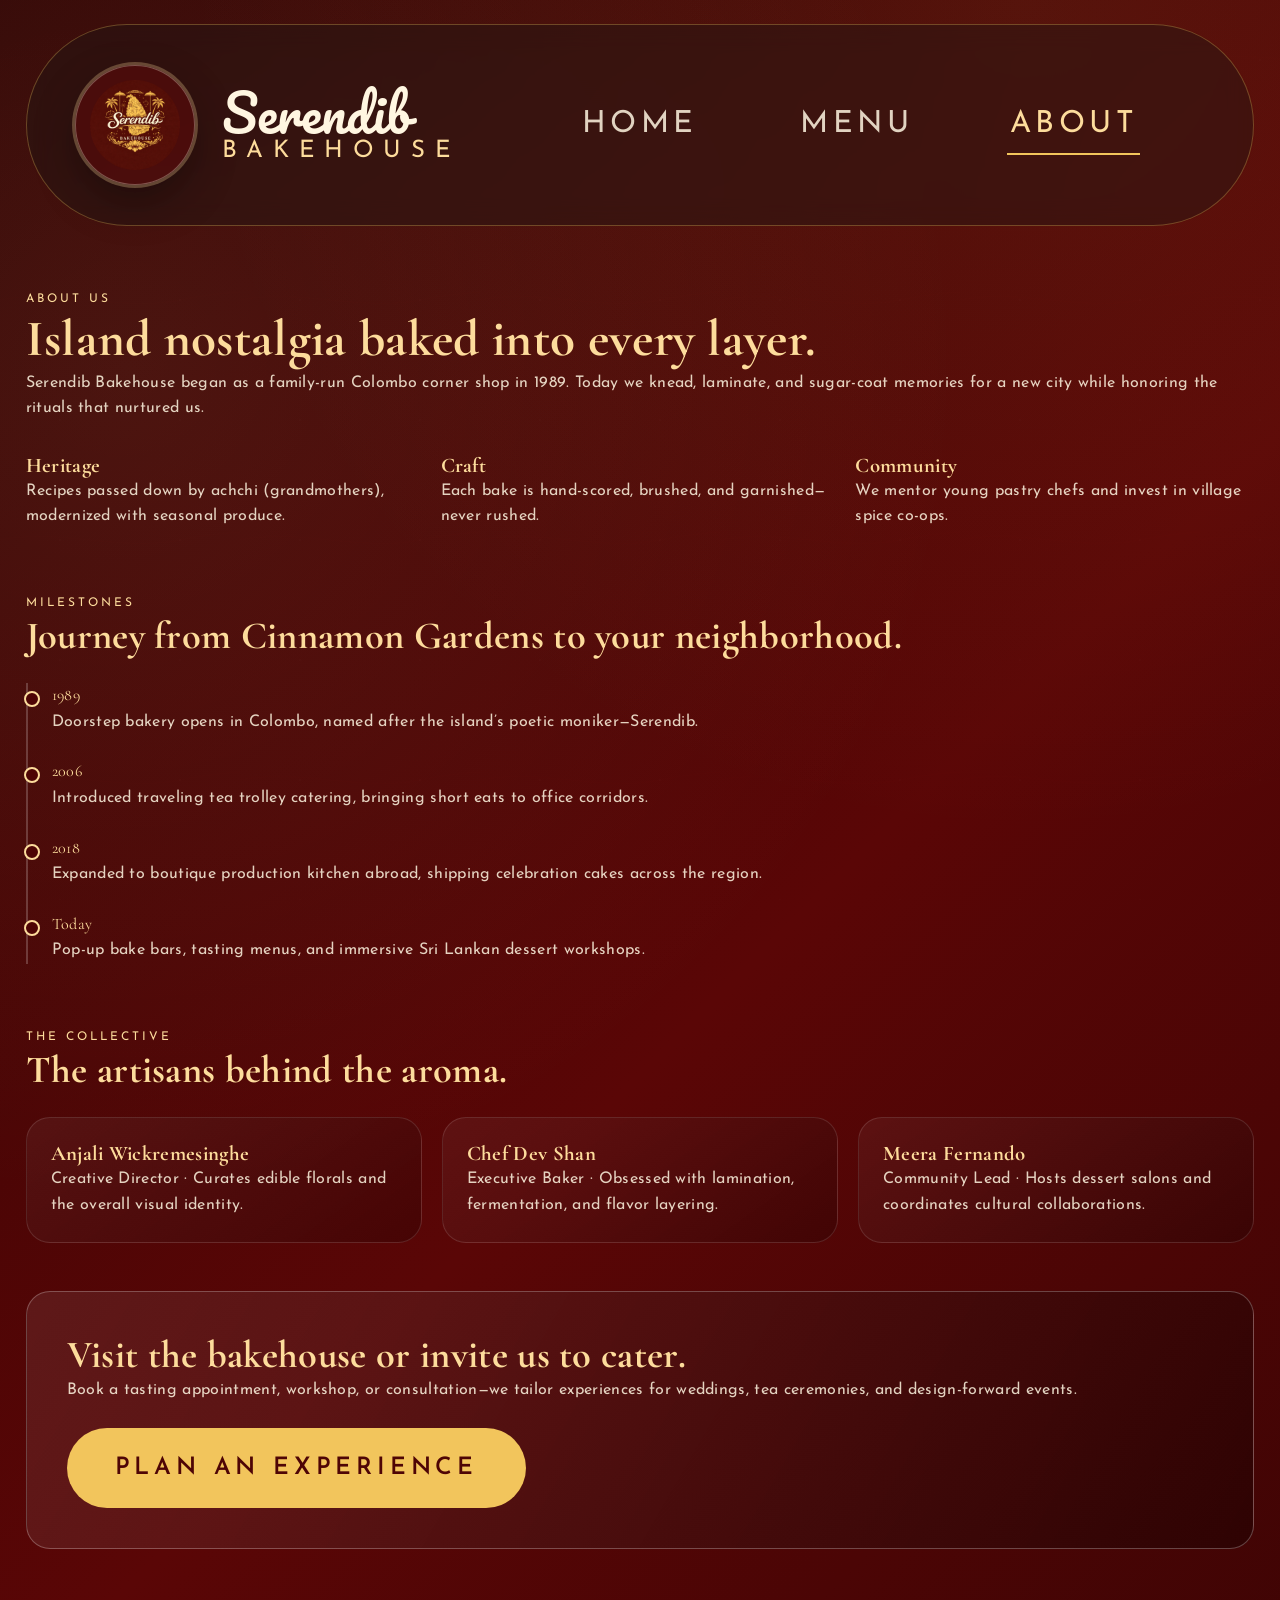
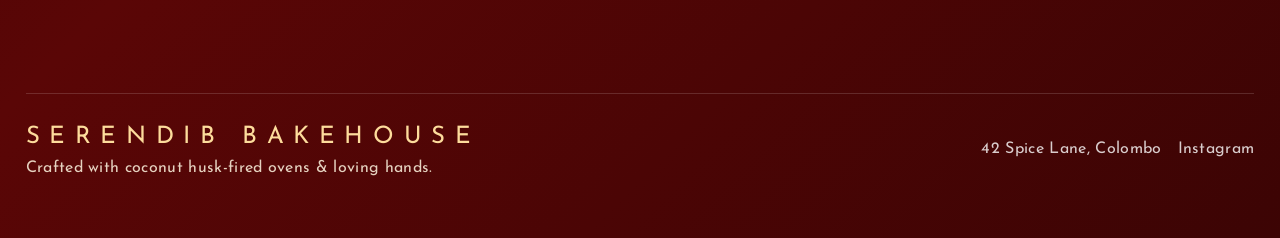
<file: Serendib/about.html>
<!DOCTYPE html>
<html lang="en">
<head>
    <meta charset="UTF-8" />
    <meta name="viewport" content="width=device-width, initial-scale=1.0" />
    <meta name="description" content="Discover the story, team, and craft behind Serendib Bakehouse." />
    <title>About Us | Serendib Bakehouse</title>
    <link rel="icon" type="image/png" href="assets/images/logo.png" />
    <link rel="preconnect" href="https://fonts.googleapis.com" />
    <link rel="preconnect" href="https://fonts.gstatic.com" crossorigin />
    <link href="https://fonts.googleapis.com/css2?family=Cormorant+Garamond:wght@400;500;600&family=Josefin+Sans:wght@300;400;500&family=Pacifico&display=swap" rel="stylesheet" />
    <link rel="stylesheet" href="assets/css/style.css" />
</head>
<body class="page page-about" data-page="about">
    <div class="ornate-backdrop" aria-hidden="true"></div>
    <header class="site-header">
        <a class="brand-mark" href="index.html">
            <img src="assets/images/logo.png" alt="Serendib Bakehouse crest" />
            <div class="brand-wordmark">
                <span class="wordmark-primary">Serendib</span>
                <span class="wordmark-secondary">Bakehouse</span>
            </div>
        </a>
        <button class="nav-toggle" aria-expanded="false" aria-controls="site-nav" aria-label="Toggle navigation">
            <span></span><span></span>
        </button>
        <nav class="site-nav" id="site-nav">
            <a href="index.html">Home</a>
            <a href="menu.html">Menu</a>
            <a href="about.html">About</a>
        </nav>
    </header>

    <main>
        <section class="about-hero">
            <div>
                <p class="eyebrow">About Us</p>
                <h1>Island nostalgia baked into every layer.</h1>
                <p>Serendib Bakehouse began as a family-run Colombo corner shop in 1989. Today we knead, laminate, and sugar-coat memories for a new city while honoring the rituals that nurtured us.</p>
            </div>
            <div class="about-pillars">
                <article>
                    <h3>Heritage</h3>
                    <p>Recipes passed down by achchi (grandmothers), modernized with seasonal produce.</p>
                </article>
                <article>
                    <h3>Craft</h3>
                    <p>Each bake is hand-scored, brushed, and garnished—never rushed.</p>
                </article>
                <article>
                    <h3>Community</h3>
                    <p>We mentor young pastry chefs and invest in village spice co-ops.</p>
                </article>
            </div>
        </section>

        <section class="timeline">
            <header>
                <p class="eyebrow">Milestones</p>
                <h2>Journey from Cinnamon Gardens to your neighborhood.</h2>
            </header>
            <ol>
                <li>
                    <span>1989</span>
                    <p>Doorstep bakery opens in Colombo, named after the island’s poetic moniker—Serendib.</p>
                </li>
                <li>
                    <span>2006</span>
                    <p>Introduced traveling tea trolley catering, bringing short eats to office corridors.</p>
                </li>
                <li>
                    <span>2018</span>
                    <p>Expanded to boutique production kitchen abroad, shipping celebration cakes across the region.</p>
                </li>
                <li>
                    <span>Today</span>
                    <p>Pop-up bake bars, tasting menus, and immersive Sri Lankan dessert workshops.</p>
                </li>
            </ol>
        </section>

        <section class="team">
            <header>
                <p class="eyebrow">The Collective</p>
                <h2>The artisans behind the aroma.</h2>
            </header>
            <div class="team-grid">
                <article>
                    <h3>Anjali Wickremesinghe</h3>
                    <p>Creative Director · Curates edible florals and the overall visual identity.</p>
                </article>
                <article>
                    <h3>Chef Dev Shan</h3>
                    <p>Executive Baker · Obsessed with lamination, fermentation, and flavor layering.</p>
                </article>
                <article>
                    <h3>Meera Fernando</h3>
                    <p>Community Lead · Hosts dessert salons and coordinates cultural collaborations.</p>
                </article>
            </div>
        </section>

        <section class="cta-panel">
            <div>
                <h2>Visit the bakehouse or invite us to cater.</h2>
                <p>Book a tasting appointment, workshop, or consultation—we tailor experiences for weddings, tea ceremonies, and design-forward events.</p>
            </div>
            <a class="btn btn-solid" href="mailto:hello@serendibbakehouse.com">Plan an experience</a>
        </section>
    </main>

    <footer class="site-footer">
        <div>
            <p class="wordmark-secondary">Serendib Bakehouse</p>
            <p>Crafted with coconut husk-fired ovens & loving hands.</p>
        </div>
        <div class="footer-links">
            <span>42 Spice Lane, Colombo</span>
            <a href="https://instagram.com/serendibbakehouse" target="_blank" rel="noreferrer">Instagram</a>
        </div>
    </footer>

    <script src="assets/js/main.js" defer></script>
</body>
</html>
</file>
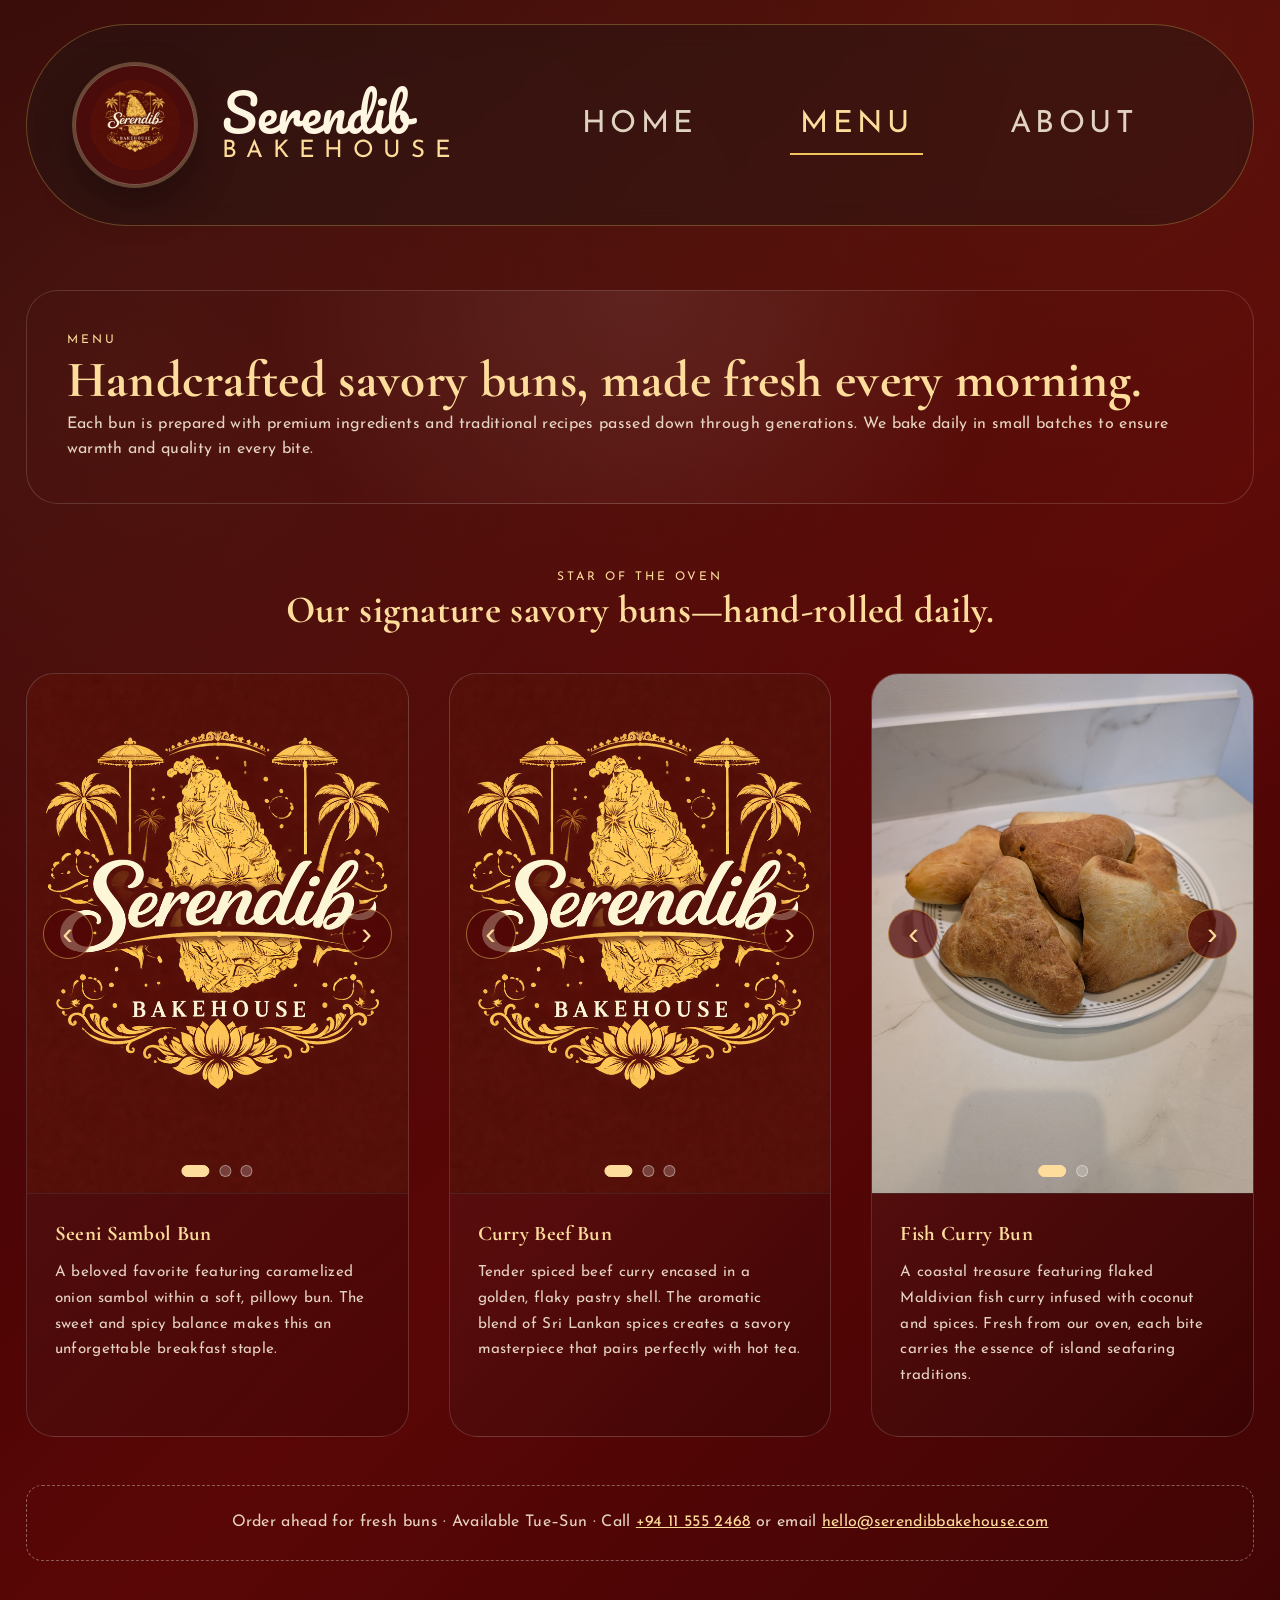
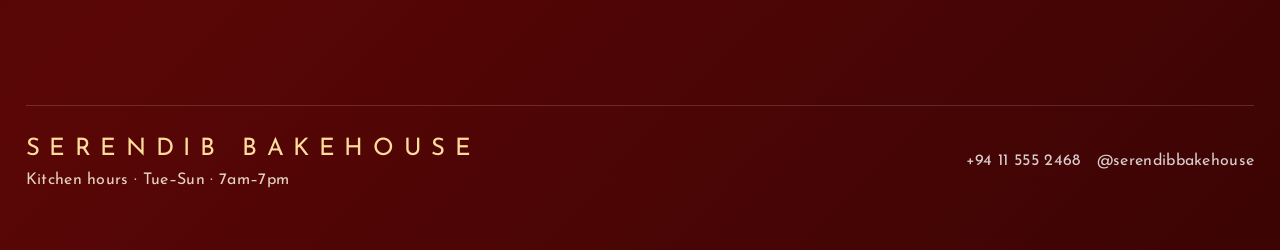
<file: Serendib/menu.html>
<!DOCTYPE html>
<html lang="en">
<head>
    <meta charset="UTF-8" />
    <meta name="viewport" content="width=device-width, initial-scale=1.0" />
    <meta name="description" content="Browse the Serendib Bakehouse menu featuring Sri Lankan pastries, breads, sweets, and celebratory cakes." />
    <title>Menu | Serendib Bakehouse</title>
    <link rel="icon" type="image/png" href="assets/images/logo.png" />
    <link rel="preconnect" href="https://fonts.googleapis.com" />
    <link rel="preconnect" href="https://fonts.gstatic.com" crossorigin />
    <link href="https://fonts.googleapis.com/css2?family=Cormorant+Garamond:wght@400;500;600&family=Josefin+Sans:wght@300;400;500&family=Pacifico&display=swap" rel="stylesheet" />
    <link rel="stylesheet" href="assets/css/style.css" />
</head>
<body class="page page-menu" data-page="menu">
    <div class="ornate-backdrop" aria-hidden="true"></div>
    <header class="site-header">
        <a class="brand-mark" href="index.html">
            <img src="assets/images/logo.png" alt="Serendib Bakehouse crest" />
            <div class="brand-wordmark">
                <span class="wordmark-primary">Serendib</span>
                <span class="wordmark-secondary">Bakehouse</span>
            </div>
        </a>
        <button class="nav-toggle" aria-expanded="false" aria-controls="site-nav" aria-label="Toggle navigation">
            <span></span><span></span>
        </button>
        <nav class="site-nav" id="site-nav">
            <a href="index.html">Home</a>
            <a href="menu.html">Menu</a>
            <a href="about.html">About</a>
        </nav>
    </header>

    <main>
        <section class="menu-hero">
            <div>
                <p class="eyebrow">Menu</p>
                <h1>Handcrafted savory buns, made fresh every morning.</h1>
                <p>Each bun is prepared with premium ingredients and traditional recipes passed down through generations. We bake daily in small batches to ensure warmth and quality in every bite.</p>
            </div>
        </section>

        <section class="featured-items">
            <header>
                <p class="eyebrow">Star of the Oven</p>
                <h2>Our signature savory buns—hand-rolled daily.</h2>
            </header>
            <div class="items-showcase">
                <article class="item-card">
                    <div class="item-carousel">
                        <div class="carousel-viewport">
                            <img src="assets/images/logo.png" alt="Seeni Sambol Bun" class="carousel-slide active" />
                            <img src="assets/images/logo.png" alt="Seeni Sambol Bun detail" class="carousel-slide" />
                            <img src="assets/images/logo.png" alt="Seeni Sambol Bun close-up" class="carousel-slide" />
                        </div>
                        <button class="carousel-btn carousel-prev" aria-label="Previous image">‹</button>
                        <button class="carousel-btn carousel-next" aria-label="Next image">›</button>
                        <div class="carousel-dots">
                            <button class="dot active" aria-label="Slide 1"></button>
                            <button class="dot" aria-label="Slide 2"></button>
                            <button class="dot" aria-label="Slide 3"></button>
                        </div>
                    </div>
                    <div class="item-info">
                        <h3>Seeni Sambol Bun</h3>
                        <p>A beloved favorite featuring caramelized onion sambol within a soft, pillowy bun. The sweet and spicy balance makes this an unforgettable breakfast staple.</p>
                    </div>
                </article>

                <article class="item-card">
                    <div class="item-carousel">
                        <div class="carousel-viewport">
                            <img src="assets/images/logo.png" alt="Curry Beef Bun" class="carousel-slide active" />
                            <img src="assets/images/logo.png" alt="Curry Beef Bun detail" class="carousel-slide" />
                            <img src="assets/images/logo.png" alt="Curry Beef Bun cross-section" class="carousel-slide" />
                        </div>
                        <button class="carousel-btn carousel-prev" aria-label="Previous image">‹</button>
                        <button class="carousel-btn carousel-next" aria-label="Next image">›</button>
                        <div class="carousel-dots">
                            <button class="dot active" aria-label="Slide 1"></button>
                            <button class="dot" aria-label="Slide 2"></button>
                            <button class="dot" aria-label="Slide 3"></button>
                        </div>
                    </div>
                    <div class="item-info">
                        <h3>Curry Beef Bun</h3>
                        <p>Tender spiced beef curry encased in a golden, flaky pastry shell. The aromatic blend of Sri Lankan spices creates a savory masterpiece that pairs perfectly with hot tea.</p>
                    </div>
                </article>

                <article class="item-card">
                    <div class="item-carousel">
                        <div class="carousel-viewport">
                            <img src="assets/images/fish-curry-1.jpg" alt="Fish Curry Bun" class="carousel-slide active" />
                            <img src="assets/images/fish-curry-2.jpg" alt="Fish Curry Bun detail" class="carousel-slide" />
                        </div>
                        <button class="carousel-btn carousel-prev" aria-label="Previous image">‹</button>
                        <button class="carousel-btn carousel-next" aria-label="Next image">›</button>
                        <div class="carousel-dots">
                            <button class="dot active" aria-label="Slide 1"></button>
                            <button class="dot" aria-label="Slide 2"></button>
                        </div>
                    </div>
                    <div class="item-info">
                        <h3>Fish Curry Bun</h3>
                        <p>A coastal treasure featuring flaked Maldivian fish curry infused with coconut and spices. Fresh from our oven, each bite carries the essence of island seafaring traditions.</p>
                    </div>
                </article>
            </div>
        </section>

        <section class="menu-note">
            <p>Order ahead for fresh buns · Available Tue–Sun · Call <a href="tel:+94115552468">+94 11 555 2468</a> or email <a href="mailto:hello@serendibbakehouse.com">hello@serendibbakehouse.com</a></p>
        </section>
    </main>

    <footer class="site-footer">
        <div>
            <p class="wordmark-secondary">Serendib Bakehouse</p>
            <p>Kitchen hours · Tue–Sun · 7am–7pm</p>
        </div>
        <div class="footer-links">
            <a href="tel:+94115552468">+94 11 555 2468</a>
            <span>@serendibbakehouse</span>
        </div>
    </footer>

    <script src="assets/js/main.js" defer></script>
</body>
</html>
</file>
<file: assets/css/style.css>
:root {
    --claret: #4e0505;
    --garnet: #6f1a07;
    --cardinal: #8c2f14;
    --saffron: #f2c55c;
    --amber: #fddc9c;
    --ivory: #fff6e1;
    --charcoal: #1c1814;
    --layout-max-width: 1800px;
    --layout-fluid-width: 96vw;
    --font-display: 'Cormorant Garamond', serif;
    --font-script: 'Pacifico', cursive;
    --font-body: 'Josefin Sans', sans-serif;
}

* {
    margin: 0;
    padding: 0;
    box-sizing: border-box;
}

body {
    font-family: var(--font-body);
    color: var(--ivory);
    background: radial-gradient(circle at 10% 20%, rgba(253, 220, 156, 0.08), transparent 45%),
        radial-gradient(circle at 80% 0%, rgba(242, 197, 92, 0.08), transparent 40%),
        linear-gradient(135deg, #300303 0%, #5a0606 55%, #3c0404 100%);
    min-height: 100vh;
    line-height: 1.6;
    letter-spacing: 0.02em;
    position: relative;
    overflow-x: hidden;
}

body::before {
    content: '';
    position: fixed;
    inset: 0;
    background-image: radial-gradient(rgba(255, 255, 255, 0.08) 1px, transparent 1px);
    background-size: 120px 120px;
    opacity: 0.15;
    pointer-events: none;
}

.ornate-backdrop {
    position: fixed;
    inset: 0;
    background: url('data:image/svg+xml,%3Csvg width="240" height="240" xmlns="http://www.w3.org/2000/svg" viewBox="0 0 240 240"%3E%3Cpath fill="none" stroke="%23f2c55c" stroke-opacity="0.18" stroke-width="0.6" d="M0 60c60-12 120 12 180 0s120-12 180 0"/%3E%3C/svg%3E') repeat;
    mix-blend-mode: soft-light;
    animation: drift 18s linear infinite;
    opacity: 0.2;
    pointer-events: none;
}

@keyframes drift {
    from {
        transform: translate3d(0, 0, 0);
    }
    to {
        transform: translate3d(-120px, -120px, 0);
    }
}

img {
    max-width: 120px;
    display: block;
}

main {
    width: min(var(--layout-max-width), var(--layout-fluid-width));
    margin: 2rem auto 0;
    padding-bottom: 6rem;
}

section {
    margin-top: 4rem;
}

.eyebrow {
    text-transform: uppercase;
    letter-spacing: 0.25em;
    font-size: 0.75rem;
    color: var(--amber);
}

h1, h2, h3 {
    font-family: var(--font-display);
    line-height: 1.2;
    color: var(--amber);
}

h1 {
    font-size: clamp(2.2rem, 4vw, 3.5rem);
}

h2 {
    font-size: clamp(1.8rem, 3vw, 2.5rem);
}

h3 {
    font-size: 1.3rem;
}

p {
    color: rgba(255, 246, 225, 0.85);
}

.site-sticky-top {
    position: sticky;
    top: 0;
    z-index: 20;
}

.site-topbar {
    width: min(var(--layout-max-width), var(--layout-fluid-width));
    margin: 0 auto;
    padding: 0.65rem 3rem;
    display: flex;
    justify-content: flex-end;
    align-items: center;
    gap: 1.5rem;
    font-size: 0.95rem;
    letter-spacing: 0.04em;
    flex-wrap: wrap;
}

.site-topbar a,
.site-topbar span {
    color: rgba(255, 246, 225, 0.8);
    text-decoration: none;
    transition: color 0.2s ease;
}

.site-topbar a:hover {
    color: var(--saffron);
}

.site-topbar .social-links {
    display: flex;
    gap: 0.75rem;
    align-items: center;
}

.site-topbar .social-links a {
    font-size: 1.2rem;
}

.site-topbar-divider {
    color: rgba(255, 246, 225, 0.25);
}

.site-header {
    width: min(var(--layout-max-width), var(--layout-fluid-width));
    margin: 0.75rem auto 0;
    padding: 1.5rem 3rem;
    border: 1px solid rgba(242, 197, 92, 0.3);
    border-radius: 999px;
    backdrop-filter: blur(12px);
    display: flex;
    align-items: center;
    gap: 3rem;
    background: rgba(28, 24, 20, 0.4);
}

.site-header.scrolled {
    background: rgba(28, 24, 20, 0.72);
    box-shadow: 0 20px 60px rgba(0, 0, 0, 0.4);
    border-color: rgba(242, 197, 92, 0.5);
}

.brand-mark {
    display: flex;
    align-items: center;
    gap: 1.7rem;
    text-decoration: none;
}

.brand-mark img {
    width: 230px;
    height: auto;
    max-height: 170px;
    object-fit: contain;
    border-radius: 50%;
    border: 1px solid rgba(255, 246, 225, 0.3);
    padding: 14px;
    background: rgba(92, 10, 10, 0.6);
    box-shadow: 0 0 0 3px rgba(253, 220, 156, 0.28), 0 18px 40px rgba(0, 0, 0, 0.35);
}

.brand-wordmark {
    display: flex;
    flex-direction: column;
    line-height: 1;
}

.wordmark-primary {
    font-family: var(--font-script);
    font-size: 3.2rem;
    color: var(--ivory);
    font-weight: 400;
}

.wordmark-secondary {
    font-size: 1.5rem;
    letter-spacing: 0.4em;
    text-transform: uppercase;
    color: var(--amber);
}

.site-nav {
    display: flex;
    gap: 1.2rem;
    flex: 1;
    justify-content: space-evenly;
    margin-left: auto;
}

.site-nav a {
    text-decoration: none;
    color: rgba(255, 246, 225, 0.85);
    font-size: 1.9rem;
    letter-spacing: 0.15em;
    text-transform: uppercase;
    position: relative;
    text-align: center;
    min-width: 7ch;
}

.site-nav a::after {
    content: '';
    position: absolute;
    left: 0;
    bottom: -6px;
    width: 100%;
    height: 2px;
    background: var(--saffron);
    transform: scaleX(0);
    transform-origin: left;
    transition: transform 0.3s ease;
}

.site-nav a.active,
.site-nav a:hover {
    color: var(--amber);
}

.site-nav a.active::after {
    transform: scaleX(1);
}

.nav-toggle {
    display: none;
    flex-direction: column;
    gap: 6px;
    background: none;
    border: none;
    cursor: pointer;
}

.nav-toggle span {
    width: 22px;
    height: 2px;
    background: var(--amber);
    display: block;
}

.btn {
    border-radius: 999px;
    padding: 1.3rem 3rem;
    text-transform: uppercase;
    letter-spacing: 0.2em;
    font-size: 1.5rem;
    text-decoration: none;
    display: inline-flex;
    justify-content: center;
    align-items: center;
    white-space: nowrap;
    cursor: pointer;
    transition: transform 0.2s ease, box-shadow 0.2s ease, background 0.2s ease;
}

.btn-outline {
    border: 1px solid var(--amber);
    color: var(--amber);
}

.btn-solid {
    background: linear-gradient(to bottom, #f7d478, #f2c55c);
    color: var(--claret);
    font-weight: 700;
    border-bottom: 4px solid #917637;
    box-shadow: 0 6px 0 #614f25,
                0 8px 18px rgba(0, 0, 0, 0.4);
    transform: translateY(-2px);
}

.btn-solid:hover {
    transform: translateY(-5px);
    box-shadow: 0 10px 0 #614f25,
                0 14px 28px rgba(0, 0, 0, 0.45);
    filter: brightness(1.08);
}

.btn-solid:active {
    transform: translateY(2px);
    box-shadow: 0 2px 0 #614f25,
                0 3px 8px rgba(0, 0, 0, 0.3);
    filter: brightness(0.95);
}

.btn-link {
    color: var(--amber);
    border: 2px solid var(--amber);
    border-bottom: 4px solid #917637;
    border-radius: 999px;
    background: linear-gradient(to bottom, rgba(255,255,255,0.08), rgba(255,255,255,0.02));
    box-shadow: 0 5px 0 #594d37,
                0 7px 14px rgba(0, 0, 0, 0.3);
    transform: translateY(-2px);
}

.btn-link:hover {
    background: linear-gradient(to bottom, rgba(255,255,255,0.14), rgba(255,255,255,0.06));
    transform: translateY(-5px);
    box-shadow: 0 9px 0 #594d37,
                0 12px 22px rgba(0, 0, 0, 0.35);
}

.btn-link:active {
    transform: translateY(2px);
    box-shadow: 0 2px 0 #594d37,
                0 3px 8px rgba(0, 0, 0, 0.25);
}

.hero {
    display: flex;
    gap: 3rem;
    align-items: center;
    padding: 3rem 0 2rem;
}

.hero-logo {
    flex: 0 0 40%;
    display: flex;
    justify-content: center;
    align-items: center;
}

.hero-logo img {
    width: 100%;
    max-width: 420px;
    height: auto;
    filter: drop-shadow(0 30px 60px rgba(0, 0, 0, 0.4));
    animation: float 6s ease-in-out infinite;
}

@keyframes float {
    0%, 100% {
        transform: translateY(0);
    }
    50% {
        transform: translateY(-12px);
    }
}

.hero-copy {
    flex: 1;
}

.hero-copy p {
    max-width: 55ch;
}

.hero-actions {
    display: flex;
    gap: 1.2rem;
    flex-wrap: wrap;
    margin-top: 2.5rem;
}

.hero-highlight-grid {
    display: grid;
    grid-template-columns: repeat(auto-fit, minmax(180px, 1fr));
    gap: 1.2rem;
}

.hero-highlight-grid article {
    border: 1px solid rgba(253, 220, 156, 0.3);
    padding: 1.2rem;
    border-radius: 1.5rem;
    background: rgba(0, 0, 0, 0.25);
    animation: floatCard 8s ease-in-out infinite;
}

.hero-highlight-grid article:nth-child(2) {
    animation-delay: 1s;
}

.hero-highlight-grid article:nth-child(3) {
    animation-delay: 2s;
}

@keyframes floatCard {
    0%, 100% {
        transform: translateY(0);
    }
    50% {
        transform: translateY(-8px);
    }
}

.stat {
    font-family: var(--font-display);
    font-size: 2rem;
    color: var(--amber);
}

.signature header,
.testimonials header,
.timeline header,
.team header {
    margin-bottom: 1.5rem;
}

.card-grid,
.menu-grid,
.team-grid {
    display: grid;
    grid-template-columns: repeat(auto-fit, minmax(320px, 1fr));
    gap: 2.5rem;
    width: 100%;
}

.card-grid article,
.menu-grid article,
.team-grid article {
    padding: 0;
    border-radius: 1.75rem;
    border: 1px solid rgba(255, 255, 255, 0.15);
    background: linear-gradient(135deg, rgba(255, 255, 255, 0.06), rgba(0, 0, 0, 0.15));
    overflow: hidden;
    transition: all 0.3s ease;
}

.card-grid span,
.menu-grid span {
    display: block;
    margin-top: 0.8rem;
    font-size: 0.85rem;
    color: var(--amber);
}

/* ── Menu cards (signature section) ── */
.menu-card {
    cursor: pointer;
    outline: none;
    display: flex;
    flex-direction: column;
}

.menu-card:hover,
.menu-card:focus-visible {
    border-color: rgba(242, 197, 92, 0.5);
    box-shadow: 0 20px 50px rgba(0, 0, 0, 0.35);
}

.menu-card-thumb {
    position: relative;
    width: 100%;
    height: 520px;
    overflow: hidden;
    background: rgba(0, 0, 0, 0.3);
    border-bottom: 1px solid rgba(255, 255, 255, 0.1);
}

.menu-card-thumb img {
    position: absolute;
    top: 0;
    left: 0;
    display: block;
    width: 100%;
    height: 100%;
    object-fit: cover;
    object-position: center;
    transition: transform 0.35s ease;
}

.menu-card:hover .menu-card-thumb img {
    transform: scale(1.05);
}

.menu-card .item-info {
    padding: 1.75rem;
}

.menu-card .item-info h3 {
    margin-bottom: 0.8rem;
}

.menu-card .item-info p {
    font-size: 0.95rem;
    line-height: 1.7;
    margin-bottom: 0.5rem;
}

.menu-card .item-info span {
    display: block;
    font-size: 0.85rem;
    color: var(--amber);
}

/* ── Item modal ── */
.item-modal {
    position: fixed;
    inset: 0;
    z-index: 900;
    display: flex;
    align-items: center;
    justify-content: center;
}

.item-modal[hidden] {
    display: none;
}

.item-modal-backdrop {
    position: absolute;
    inset: 0;
    background: rgba(0, 0, 0, 0.75);
    backdrop-filter: blur(4px);
}

.item-modal-panel {
    position: relative;
    z-index: 1;
    background: linear-gradient(145deg, var(--garnet), var(--claret));
    border: 1px solid rgba(253, 220, 156, 0.2);
    border-radius: 1.75rem;
    width: min(680px, 92vw);
    max-height: 90vh;
    overflow-y: auto;
    box-shadow: 0 30px 80px rgba(0, 0, 0, 0.6);
    animation: modal-in 0.28s ease;
}

@keyframes modal-in {
    from { opacity: 0; transform: translateY(32px) scale(0.97); }
    to   { opacity: 1; transform: translateY(0) scale(1); }
}

.item-modal-close {
    position: absolute;
    top: 1rem;
    right: 1.25rem;
    background: rgba(255, 255, 255, 0.08);
    border: 1px solid rgba(255, 255, 255, 0.15);
    color: var(--amber);
    font-size: 1.5rem;
    line-height: 1;
    width: 2.5rem;
    height: 2.5rem;
    border-radius: 50%;
    cursor: pointer;
    display: flex;
    align-items: center;
    justify-content: center;
    z-index: 2;
    transition: background 0.2s ease;
}

.item-modal-close:hover {
    background: rgba(255, 255, 255, 0.18);
}

.item-modal-carousel {
    position: relative;
    width: 100%;
    aspect-ratio: 16 / 9;
    border-radius: 1.75rem 1.75rem 0 0;
    overflow: hidden;
}

.item-modal-carousel .carousel-viewport {
    width: 100%;
    height: 100%;
}

.item-modal-carousel .carousel-slide {
    position: absolute;
    inset: 0;
    width: 100%;
    height: 100%;
    object-fit: cover;
    opacity: 0;
    transition: opacity 0.4s ease;
}

.item-modal-carousel .carousel-slide.active {
    opacity: 1;
}

.item-modal-carousel .carousel-dots {
    position: absolute;
    bottom: 0.75rem;
    left: 50%;
    transform: translateX(-50%);
    display: flex;
    gap: 0.4rem;
}

.item-modal-body {
    padding: 1.75rem 2rem 2rem;
    display: flex;
    flex-direction: column;
    gap: 1rem;
}

.item-modal-body h2 {
    font-family: var(--font-display);
    font-size: 2rem;
    color: var(--amber);
}

.item-modal-body p {
    color: var(--ivory);
    line-height: 1.7;
}


.experience-media {
    border-radius: 1.25rem;
    border: 1px solid rgba(255, 255, 255, 0.15);
    padding: 2.5rem;
    text-align: center;
    background: rgba(255, 255, 255, 0.05);
}

.badge {
    display: inline-block;
    border-radius: 999px;
    border: 1px solid var(--amber);
    padding: 0.4rem 1.2rem;
    text-transform: uppercase;
    letter-spacing: 0.2em;
    margin-bottom: 0.75rem;
}

.experience-steps article + article {
    border-top: 1px solid rgba(255, 255, 255, 0.12);
    margin-top: 1.25rem;
    padding-top: 1.25rem;
}

.testimonial-grid {
    display: grid;
    grid-template-columns: repeat(auto-fit, minmax(260px, 1fr));
    gap: 1.5rem;
}

blockquote {
    border-left: 2px solid rgba(255, 255, 255, 0.4);
    padding: 1rem 1.5rem;
    font-style: italic;
    background: rgba(0, 0, 0, 0.25);
    border-radius: 0 1.25rem 1.25rem 0;
}

blockquote cite {
    display: block;
    margin-top: 0.8rem;
    font-style: normal;
    color: var(--amber);
}

.site-footer {
    width: min(var(--layout-max-width), var(--layout-fluid-width));
    margin: 3rem auto 2rem;
    padding: 1.5rem 0;
    border-top: 1px solid rgba(255, 255, 255, 0.15);
    display: flex;
    justify-content: space-between;
    align-items: center;
    flex-wrap: wrap;
    gap: 1rem;
}

.footer-links {
    display: flex;
    gap: 1rem;
    flex-wrap: wrap;
}

.footer-est {
    font-family: var(--font-body);
    font-size: 1.1rem;
    font-style: normal;
    text-transform: uppercase;
    letter-spacing: 0.35em;
    color: var(--amber);
}

.footer-links a,
.footer-links span {
    color: rgba(255, 255, 255, 0.8);
    text-decoration: none;
}

.social-links {
    display: flex;
    gap: 0.75rem;
    align-items: center;
}

.social-links a {
    color: rgba(255, 255, 255, 0.8);
    text-decoration: none;
    font-size: 1.25rem;
    transition: color 0.2s ease;
    display: inline-flex;
    align-items: center;
    gap: 0.35rem;
}

.social-links a:hover {
    color: var(--saffron);
}

/* Menu page */
.menu-hero {
    display: flex;
    justify-content: space-between;
    gap: 2rem;
    align-items: center;
    border-radius: 2rem;
    padding: 2.5rem;
    border: 1px solid rgba(255, 255, 255, 0.15);
    background: radial-gradient(circle at top, rgba(255, 255, 255, 0.08), transparent 60%);
}

.menu-tags {
    display: flex;
    flex-direction: column;
    gap: 0.75rem;
}

.menu-tags span {
    border: 1px solid rgba(255, 255, 255, 0.2);
    padding: 0.5rem 0.9rem;
    border-radius: 999px;
    text-transform: uppercase;
    letter-spacing: 0.15em;
    font-size: 0.7rem;
}

.menu-section header {
    margin-bottom: 1rem;
}

.menu-note {
    margin-top: 3rem;
    border: 1px dashed rgba(255, 255, 255, 0.35);
    padding: 1.5rem;
    border-radius: 1rem;
    text-align: center;
}

.menu-note a {
    color: var(--amber);
}

/* Featured items with carousel */
.featured-items header {
    margin-bottom: 2.5rem;
    text-align: center;
}

.items-showcase {
    display: grid;
    grid-template-columns: repeat(auto-fit, minmax(320px, 1fr));
    gap: 2.5rem;
    margin-bottom: 3rem;
}

.item-card {
    border-radius: 1.75rem;
    border: 1px solid rgba(255, 255, 255, 0.15);
    overflow: hidden;
    background: linear-gradient(135deg, rgba(255, 255, 255, 0.06), rgba(0, 0, 0, 0.15));
    transition: all 0.3s ease;
}

.item-card:hover {
    border-color: rgba(242, 197, 92, 0.5);
    box-shadow: 0 20px 50px rgba(0, 0, 0, 0.35);
}

.item-carousel {
    position: relative;
    width: 100%;
    height: 520px;
    overflow: hidden;
    background: rgba(0, 0, 0, 0.3);
    border-bottom: 1px solid rgba(255, 255, 255, 0.1);
}

.carousel-viewport {
    position: relative;
    width: 100%;
    height: 100%;
    overflow: hidden;
    display: grid;
    place-items: center;
}

.carousel-slide {
    position: absolute;
    top: 0;
    left: 0;
    width: 100%;
    height: 100%;
    max-width: none;
    max-height: none;
    object-fit: cover;
    object-position: center;
    opacity: 0;
    transition: opacity 0.4s ease;
    display: block;
}

.carousel-slide.active {
    opacity: 1;
}

.carousel-btn {
    position: absolute;
    top: 50%;
    transform: translateY(-50%);
    width: 50px;
    height: 50px;
    background: rgba(79, 5, 5, 0.7);
    border: 1px solid rgba(242, 197, 92, 0.5);
    color: var(--amber);
    font-size: 2rem;
    cursor: pointer;
    border-radius: 50%;
    display: flex;
    align-items: center;
    justify-content: center;
    z-index: 5;
    transition: all 0.3s ease;
}

.carousel-btn:hover {
    background: rgba(79, 5, 5, 0.95);
    border-color: var(--amber);
}

.carousel-prev {
    left: 1rem;
}

.carousel-next {
    right: 1rem;
}

.carousel-dots {
    position: absolute;
    bottom: 1rem;
    left: 50%;
    transform: translateX(-50%);
    display: flex;
    gap: 0.6rem;
    z-index: 5;
}

.dot {
    width: 12px;
    height: 12px;
    border-radius: 50%;
    border: 1px solid rgba(255, 255, 255, 0.4);
    background: rgba(255, 255, 255, 0.2);
    cursor: pointer;
    transition: all 0.3s ease;
}

.dot.active {
    background: var(--amber);
    border-color: var(--amber);
    width: 28px;
    border-radius: 6px;
}

.dot:hover {
    background: rgba(242, 197, 92, 0.6);
}

.item-info {
    padding: 1.75rem;
}

.item-info h3 {
    margin-bottom: 0.8rem;
}

.item-info p {
    font-size: 0.95rem;
    line-height: 1.7;
    margin-bottom: 1.2rem;
}

.item-price {
    display: block;
    color: var(--amber);
    font-size: 0.9rem;
    font-weight: 500;
    letter-spacing: 0.1em;
}

.item-details {
    margin-top: 1rem;
    border-top: 1px solid var(--border, rgba(0,0,0,0.1));
    padding-top: 0.75rem;
}

.item-details-group {
    border-bottom: 1px solid var(--border, rgba(0,0,0,0.08));
}

.item-details-group:last-child {
    border-bottom: none;
}

.item-details-group summary {
    cursor: pointer;
    padding: 0.55rem 0;
    font-family: var(--font-sans, 'Josefin Sans', sans-serif);
    font-size: 0.8rem;
    font-weight: 500;
    letter-spacing: 0.1em;
    text-transform: uppercase;
    list-style: none;
    display: flex;
    justify-content: space-between;
    align-items: center;
    user-select: none;
}

.item-details-group summary::after {
    content: '+';
    font-size: 1rem;
    line-height: 1;
    transition: transform 0.2s ease;
}

.item-details-group[open] summary::after {
    transform: rotate(45deg);
}

.item-details-group p {
    font-size: 0.85rem;
    line-height: 1.65;
    margin: 0 0 0.75rem;
    color: rgba(255, 246, 225, 0.85);
}

/* About page */
.about-hero > div > p + p {
    margin-top: 1rem;
}

.about-pillars {
    display: grid;
    grid-template-columns: repeat(auto-fit, minmax(200px, 1fr));
    gap: 1rem;
    margin-top: 2rem;
}

.timeline ol {
    list-style: none;
    border-left: 2px solid rgba(255, 255, 255, 0.2);
    padding-left: 1.5rem;
}

.timeline li {
    margin-bottom: 1.5rem;
    position: relative;
}

.timeline li::before {
    content: '';
    position: absolute;
    left: -1.7rem;
    top: 0.5rem;
    width: 12px;
    height: 12px;
    border-radius: 50%;
    border: 2px solid var(--amber);
    background: var(--claret);
}

.timeline span {
    font-family: var(--font-display);
    color: var(--amber);
}

.cta-panel {
    margin-top: 3rem;
    border-radius: 1.5rem;
    border: 1px solid rgba(255, 255, 255, 0.25);
    padding: 2.5rem;
    display: flex;
    flex-wrap: wrap;
    gap: 1.5rem;
    align-items: center;
    justify-content: space-between;
    background: linear-gradient(120deg, rgba(255, 255, 255, 0.08), rgba(0, 0, 0, 0.3));
}

.get-in-touch {
    margin-top: 3rem;
    margin-bottom: 0;
    padding-bottom: 0;
}

.page-about main {
    padding-bottom: 2rem;
}

.get-in-touch header {
    margin-bottom: 1.5rem;
}

.contact-details {
    display: grid;
    grid-template-columns: repeat(auto-fit, minmax(200px, 1fr));
    gap: 1rem;
}

.contact-details a {
    display: block;
    padding: 1.5rem;
    border-radius: 1.5rem;
    border: 1px solid rgba(255, 255, 255, 0.12);
    background: linear-gradient(145deg, rgba(255, 255, 255, 0.05), rgba(0, 0, 0, 0.2));
    color: var(--amber);
    text-decoration: none;
    font-size: 1.05rem;
    transition: border-color 0.2s ease, background 0.2s ease;
}

.contact-details a:hover {
    border-color: rgba(242, 197, 92, 0.4);
    background: rgba(255, 255, 255, 0.06);
}

/* Active nav state controlled via body data attribute */
body[data-page="home"] .site-nav a[href="index.html"],
body[data-page="menu"] .site-nav a[href="menu.html"],
body[data-page="about"] .site-nav a[href="about.html"] {
    color: var(--amber);
}

body[data-page="home"] .site-nav a[href="index.html"]::after,
body[data-page="menu"] .site-nav a[href="menu.html"]::after,
body[data-page="about"] .site-nav a[href="about.html"]::after {
    transform: scaleX(1);
}

/* Responsive tweaks */
@media (max-width: 900px) {
    .site-topbar {
        padding: 0.5rem 1.5rem;
        gap: 0.75rem;
        font-size: 0.82rem;
        justify-content: center;
    }

    .site-header {
        padding: 1.25rem 1.5rem;
        border-radius: 1.5rem;
        flex-wrap: wrap;
        gap: 1.5rem;
    }

    .brand-mark {
        gap: 0.85rem;
    }

    .brand-mark img {
        width: 112px;
        height: auto;
        max-height: 82px;
        padding: 6px;
    }

    .wordmark-primary {
        font-size: 1.6rem;
    }

    .wordmark-secondary {
        font-size: 0.75rem;
    }

    .site-nav {
        gap: 0.75rem;
    }

    .site-nav a {
        font-size: 0.95rem;
    }

    .btn {
        padding: 0.65rem 1.5rem;
        font-size: 0.75rem;
    }

    .nav-toggle {
        display: flex;
    }

    .site-nav {
        flex-basis: 100%;
        justify-content: flex-start;
        flex-direction: column;
        gap: 0.75rem;
        max-height: 0;
        overflow: hidden;
        transition: max-height 0.4s ease;
    }

    .site-nav.open {
        max-height: 220px;
        margin-top: 0.5rem;
    }

    .experience {
        grid-template-columns: 1fr;
    }

    .menu-hero {
        flex-direction: column;
    }

    .hero {
        flex-direction: column;
        gap: 1.5rem;
    }

    .hero-logo {
        flex: 0 0 100%;
        max-width: 280px;
    }

    .hero-copy {
        flex: 1;
    }
}

@media (max-width: 600px) {
    .site-topbar {
        justify-content: center;
        gap: 0.5rem;
    }

    .site-topbar-divider {
        display: none;
    }

    .card-grid,
    .menu-grid,
    .team-grid {
        grid-template-columns: 1fr;
    }

    .hero-actions {
        flex-direction: column;
        align-items: stretch;
    }

    .site-footer {
        flex-direction: column;
        text-align: center;
    }

    .items-showcase {
        grid-template-columns: 1fr;
        gap: 1.5rem;
    }

    .carousel-btn {
        width: 40px;
        height: 40px;
        font-size: 1.5rem;
    }

    .carousel-prev {
        left: 0.5rem;
    }

    .carousel-next {
        right: 0.5rem;
    }

    .item-info {
        padding: 1.25rem;
    }

    .item-info h3 {
        font-size: 1.1rem;
    }

    .item-carousel {
        height: 380px;
    }
}
</file>
<file: Serendib/assets/css/style.css>
:root {
    --claret: #4e0505;
    --garnet: #6f1a07;
    --cardinal: #8c2f14;
    --saffron: #f2c55c;
    --amber: #fddc9c;
    --ivory: #fff6e1;
    --charcoal: #1c1814;
    --layout-max-width: 1800px;
    --layout-fluid-width: 96vw;
    --font-display: 'Cormorant Garamond', serif;
    --font-script: 'Pacifico', cursive;
    --font-body: 'Josefin Sans', sans-serif;
}

* {
    margin: 0;
    padding: 0;
    box-sizing: border-box;
}

body {
    font-family: var(--font-body);
    color: var(--ivory);
    background: radial-gradient(circle at 10% 20%, rgba(253, 220, 156, 0.08), transparent 45%),
        radial-gradient(circle at 80% 0%, rgba(242, 197, 92, 0.08), transparent 40%),
        linear-gradient(135deg, #300303 0%, #5a0606 55%, #3c0404 100%);
    min-height: 100vh;
    line-height: 1.6;
    letter-spacing: 0.02em;
    position: relative;
    overflow-x: hidden;
}

body::before {
    content: '';
    position: fixed;
    inset: 0;
    background-image: radial-gradient(rgba(255, 255, 255, 0.08) 1px, transparent 1px);
    background-size: 120px 120px;
    opacity: 0.15;
    pointer-events: none;
}

.ornate-backdrop {
    position: fixed;
    inset: 0;
    background: url('data:image/svg+xml,%3Csvg width="240" height="240" xmlns="http://www.w3.org/2000/svg" viewBox="0 0 240 240"%3E%3Cpath fill="none" stroke="%23f2c55c" stroke-opacity="0.18" stroke-width="0.6" d="M0 60c60-12 120 12 180 0s120-12 180 0"/%3E%3C/svg%3E') repeat;
    mix-blend-mode: soft-light;
    animation: drift 18s linear infinite;
    opacity: 0.2;
    pointer-events: none;
}

@keyframes drift {
    from {
        transform: translate3d(0, 0, 0);
    }
    to {
        transform: translate3d(-120px, -120px, 0);
    }
}

img {
    max-width: 120px;
    display: block;
}

main {
    width: min(var(--layout-max-width), var(--layout-fluid-width));
    margin: 0 auto;
    padding-bottom: 6rem;
}

section {
    margin-top: 4rem;
}

.eyebrow {
    text-transform: uppercase;
    letter-spacing: 0.25em;
    font-size: 0.75rem;
    color: var(--amber);
}

h1, h2, h3 {
    font-family: var(--font-display);
    line-height: 1.2;
    color: var(--amber);
}

h1 {
    font-size: clamp(2.2rem, 4vw, 3.5rem);
}

h2 {
    font-size: clamp(1.8rem, 3vw, 2.5rem);
}

h3 {
    font-size: 1.3rem;
}

p {
    color: rgba(255, 246, 225, 0.85);
}

.site-header {
    width: min(var(--layout-max-width), var(--layout-fluid-width));
    margin: 1.5rem auto 2rem;
    padding: 2.5rem 3rem;
    border: 1px solid rgba(242, 197, 92, 0.3);
    border-radius: 999px;
    backdrop-filter: blur(12px);
    display: flex;
    align-items: center;
    gap: 3rem;
    position: sticky;
    top: 1rem;
    z-index: 10;
    background: rgba(28, 24, 20, 0.4);
}

.site-header.scrolled {
    background: rgba(28, 24, 20, 0.72);
    box-shadow: 0 20px 60px rgba(0, 0, 0, 0.4);
    border-color: rgba(242, 197, 92, 0.5);
}

.brand-mark {
    display: flex;
    align-items: center;
    gap: 1.7rem;
    text-decoration: none;
}

.brand-mark img {
    width: 230px;
    height: auto;
    max-height: 170px;
    object-fit: contain;
    border-radius: 50%;
    border: 1px solid rgba(255, 246, 225, 0.3);
    padding: 14px;
    background: rgba(92, 10, 10, 0.6);
    box-shadow: 0 0 0 3px rgba(253, 220, 156, 0.28), 0 18px 40px rgba(0, 0, 0, 0.35);
}

.brand-wordmark {
    display: flex;
    flex-direction: column;
    line-height: 1;
}

.wordmark-primary {
    font-family: var(--font-script);
    font-size: 3.2rem;
    color: var(--ivory);
    font-weight: 400;
}

.wordmark-secondary {
    font-size: 1.5rem;
    letter-spacing: 0.4em;
    text-transform: uppercase;
    color: var(--amber);
}

.site-nav {
    display: flex;
    gap: 1.2rem;
    flex: 1;
    justify-content: space-evenly;
    margin-left: auto;
}

.site-nav a {
    text-decoration: none;
    color: rgba(255, 246, 225, 0.85);
    font-size: 1.9rem;
    letter-spacing: 0.15em;
    text-transform: uppercase;
    position: relative;
    text-align: center;
    min-width: 7ch;
}

.site-nav a::after {
    content: '';
    position: absolute;
    left: 0;
    bottom: -6px;
    width: 100%;
    height: 2px;
    background: var(--saffron);
    transform: scaleX(0);
    transform-origin: left;
    transition: transform 0.3s ease;
}

.site-nav a.active,
.site-nav a:hover {
    color: var(--amber);
}

.site-nav a.active::after {
    transform: scaleX(1);
}

.nav-toggle {
    display: none;
    flex-direction: column;
    gap: 6px;
    background: none;
    border: none;
    cursor: pointer;
}

.nav-toggle span {
    width: 22px;
    height: 2px;
    background: var(--amber);
    display: block;
}

.btn {
    border-radius: 999px;
    padding: 1.3rem 3rem;
    text-transform: uppercase;
    letter-spacing: 0.2em;
    font-size: 1.5rem;
    text-decoration: none;
    display: inline-flex;
    justify-content: center;
    align-items: center;
    white-space: nowrap;
}

.btn-outline {
    border: 1px solid var(--amber);
    color: var(--amber);
}

.btn-solid {
    background: var(--saffron);
    color: var(--claret);
    font-weight: 600;
}

.btn-link {
    color: var(--amber);
    border-bottom: 1px solid transparent;
}

.btn-link:hover {
    border-color: var(--amber);
}

.hero {
    display: flex;
    gap: 3rem;
    align-items: center;
    padding: 3rem 0 2rem;
}

.hero-logo {
    flex: 0 0 40%;
    display: flex;
    justify-content: center;
    align-items: center;
}

.hero-logo img {
    width: 100%;
    max-width: 420px;
    height: auto;
    filter: drop-shadow(0 30px 60px rgba(0, 0, 0, 0.4));
    animation: float 6s ease-in-out infinite;
}

@keyframes float {
    0%, 100% {
        transform: translateY(0);
    }
    50% {
        transform: translateY(-12px);
    }
}

.hero-copy {
    flex: 1;
}

.hero-copy p {
    max-width: 55ch;
}

.hero-actions {
    display: flex;
    gap: 1rem;
    flex-wrap: wrap;
    margin-top: 1.5rem;
}

.hero-highlight-grid {
    display: grid;
    grid-template-columns: repeat(auto-fit, minmax(180px, 1fr));
    gap: 1.2rem;
}

.hero-highlight-grid article {
    border: 1px solid rgba(253, 220, 156, 0.3);
    padding: 1.2rem;
    border-radius: 1.5rem;
    background: rgba(0, 0, 0, 0.25);
    animation: floatCard 8s ease-in-out infinite;
}

.hero-highlight-grid article:nth-child(2) {
    animation-delay: 1s;
}

.hero-highlight-grid article:nth-child(3) {
    animation-delay: 2s;
}

@keyframes floatCard {
    0%, 100% {
        transform: translateY(0);
    }
    50% {
        transform: translateY(-8px);
    }
}

.stat {
    font-family: var(--font-display);
    font-size: 2rem;
    color: var(--amber);
}

.signature header,
.testimonials header,
.timeline header,
.team header {
    margin-bottom: 1.5rem;
}

.card-grid,
.menu-grid,
.team-grid {
    display: grid;
    grid-template-columns: repeat(auto-fit, minmax(240px, 1fr));
    gap: 1.25rem;
}

.card-grid article,
.menu-grid article,
.team-grid article {
    padding: 1.5rem;
    border-radius: 1.5rem;
    border: 1px solid rgba(255, 255, 255, 0.12);
    background: linear-gradient(145deg, rgba(255, 255, 255, 0.05), rgba(0, 0, 0, 0.2));
}

.card-grid span,
.menu-grid span {
    display: block;
    margin-top: 0.8rem;
    font-size: 0.85rem;
    color: var(--amber);
}

.experience {
    display: grid;
    grid-template-columns: 1fr 2fr;
    gap: 2rem;
    align-items: center;
}

.experience-media {
    border-radius: 1.25rem;
    border: 1px solid rgba(255, 255, 255, 0.15);
    padding: 2.5rem;
    text-align: center;
    background: rgba(255, 255, 255, 0.05);
}

.badge {
    display: inline-block;
    border-radius: 999px;
    border: 1px solid var(--amber);
    padding: 0.4rem 1.2rem;
    text-transform: uppercase;
    letter-spacing: 0.2em;
    margin-bottom: 0.75rem;
}

.experience-steps article + article {
    border-top: 1px solid rgba(255, 255, 255, 0.12);
    margin-top: 1.25rem;
    padding-top: 1.25rem;
}

.testimonial-grid {
    display: grid;
    grid-template-columns: repeat(auto-fit, minmax(260px, 1fr));
    gap: 1.5rem;
}

blockquote {
    border-left: 2px solid rgba(255, 255, 255, 0.4);
    padding: 1rem 1.5rem;
    font-style: italic;
    background: rgba(0, 0, 0, 0.25);
    border-radius: 0 1.25rem 1.25rem 0;
}

blockquote cite {
    display: block;
    margin-top: 0.8rem;
    font-style: normal;
    color: var(--amber);
}

.site-footer {
    width: min(var(--layout-max-width), var(--layout-fluid-width));
    margin: 3rem auto 2rem;
    padding: 1.5rem 0;
    border-top: 1px solid rgba(255, 255, 255, 0.15);
    display: flex;
    justify-content: space-between;
    align-items: center;
    flex-wrap: wrap;
    gap: 1rem;
}

.footer-links {
    display: flex;
    gap: 1rem;
    flex-wrap: wrap;
}

.footer-links a,
.footer-links span {
    color: rgba(255, 255, 255, 0.8);
    text-decoration: none;
}

/* Menu page */
.menu-hero {
    display: flex;
    justify-content: space-between;
    gap: 2rem;
    align-items: center;
    border-radius: 2rem;
    padding: 2.5rem;
    border: 1px solid rgba(255, 255, 255, 0.15);
    background: radial-gradient(circle at top, rgba(255, 255, 255, 0.08), transparent 60%);
}

.menu-tags {
    display: flex;
    flex-direction: column;
    gap: 0.75rem;
}

.menu-tags span {
    border: 1px solid rgba(255, 255, 255, 0.2);
    padding: 0.5rem 0.9rem;
    border-radius: 999px;
    text-transform: uppercase;
    letter-spacing: 0.15em;
    font-size: 0.7rem;
}

.menu-section header {
    margin-bottom: 1rem;
}

.menu-note {
    margin-top: 3rem;
    border: 1px dashed rgba(255, 255, 255, 0.35);
    padding: 1.5rem;
    border-radius: 1rem;
    text-align: center;
}

.menu-note a {
    color: var(--amber);
}

/* Featured items with carousel */
.featured-items header {
    margin-bottom: 2.5rem;
    text-align: center;
}

.items-showcase {
    display: grid;
    grid-template-columns: repeat(auto-fit, minmax(320px, 1fr));
    gap: 2.5rem;
    margin-bottom: 3rem;
}

.item-card {
    border-radius: 1.75rem;
    border: 1px solid rgba(255, 255, 255, 0.15);
    overflow: hidden;
    background: linear-gradient(135deg, rgba(255, 255, 255, 0.06), rgba(0, 0, 0, 0.15));
    transition: all 0.3s ease;
}

.item-card:hover {
    border-color: rgba(242, 197, 92, 0.5);
    box-shadow: 0 20px 50px rgba(0, 0, 0, 0.35);
}

.item-carousel {
    position: relative;
    width: 100%;
    height: 520px;
    overflow: hidden;
    background: rgba(0, 0, 0, 0.3);
    border-bottom: 1px solid rgba(255, 255, 255, 0.1);
}

.carousel-viewport {
    position: relative;
    width: 100%;
    height: 100%;
    overflow: hidden;
    display: grid;
    place-items: center;
}

.carousel-slide {
    position: absolute;
    top: 0;
    left: 0;
    width: 100%;
    height: 100%;
    max-width: none;
    max-height: none;
    object-fit: cover;
    object-position: center;
    opacity: 0;
    transition: opacity 0.4s ease;
    display: block;
}

.carousel-slide.active {
    opacity: 1;
}

.carousel-btn {
    position: absolute;
    top: 50%;
    transform: translateY(-50%);
    width: 50px;
    height: 50px;
    background: rgba(79, 5, 5, 0.7);
    border: 1px solid rgba(242, 197, 92, 0.5);
    color: var(--amber);
    font-size: 2rem;
    cursor: pointer;
    border-radius: 50%;
    display: flex;
    align-items: center;
    justify-content: center;
    z-index: 5;
    transition: all 0.3s ease;
}

.carousel-btn:hover {
    background: rgba(79, 5, 5, 0.95);
    border-color: var(--amber);
}

.carousel-prev {
    left: 1rem;
}

.carousel-next {
    right: 1rem;
}

.carousel-dots {
    position: absolute;
    bottom: 1rem;
    left: 50%;
    transform: translateX(-50%);
    display: flex;
    gap: 0.6rem;
    z-index: 5;
}

.dot {
    width: 12px;
    height: 12px;
    border-radius: 50%;
    border: 1px solid rgba(255, 255, 255, 0.4);
    background: rgba(255, 255, 255, 0.2);
    cursor: pointer;
    transition: all 0.3s ease;
}

.dot.active {
    background: var(--amber);
    border-color: var(--amber);
    width: 28px;
    border-radius: 6px;
}

.dot:hover {
    background: rgba(242, 197, 92, 0.6);
}

.item-info {
    padding: 1.75rem;
}

.item-info h3 {
    margin-bottom: 0.8rem;
}

.item-info p {
    font-size: 0.95rem;
    line-height: 1.7;
    margin-bottom: 1.2rem;
}

.item-price {
    display: block;
    color: var(--amber);
    font-size: 0.9rem;
    font-weight: 500;
    letter-spacing: 0.1em;
}

/* About page */
.about-pillars {
    display: grid;
    grid-template-columns: repeat(auto-fit, minmax(200px, 1fr));
    gap: 1rem;
    margin-top: 2rem;
}

.timeline ol {
    list-style: none;
    border-left: 2px solid rgba(255, 255, 255, 0.2);
    padding-left: 1.5rem;
}

.timeline li {
    margin-bottom: 1.5rem;
    position: relative;
}

.timeline li::before {
    content: '';
    position: absolute;
    left: -1.7rem;
    top: 0.5rem;
    width: 12px;
    height: 12px;
    border-radius: 50%;
    border: 2px solid var(--amber);
    background: var(--claret);
}

.timeline span {
    font-family: var(--font-display);
    color: var(--amber);
}

.cta-panel {
    margin-top: 3rem;
    border-radius: 1.5rem;
    border: 1px solid rgba(255, 255, 255, 0.25);
    padding: 2.5rem;
    display: flex;
    flex-wrap: wrap;
    gap: 1.5rem;
    align-items: center;
    justify-content: space-between;
    background: linear-gradient(120deg, rgba(255, 255, 255, 0.08), rgba(0, 0, 0, 0.3));
}

/* Active nav state controlled via body data attribute */
body[data-page="home"] .site-nav a[href="index.html"],
body[data-page="menu"] .site-nav a[href="menu.html"],
body[data-page="about"] .site-nav a[href="about.html"] {
    color: var(--amber);
}

body[data-page="home"] .site-nav a[href="index.html"]::after,
body[data-page="menu"] .site-nav a[href="menu.html"]::after,
body[data-page="about"] .site-nav a[href="about.html"]::after {
    transform: scaleX(1);
}

/* Responsive tweaks */
@media (max-width: 900px) {
    .site-header {
        padding: 1.25rem 1.5rem;
        border-radius: 1.5rem;
        flex-wrap: wrap;
        gap: 1.5rem;
    }

    .brand-mark {
        gap: 0.85rem;
    }

    .brand-mark img {
        width: 112px;
        height: auto;
        max-height: 82px;
        padding: 6px;
    }

    .wordmark-primary {
        font-size: 1.6rem;
    }

    .wordmark-secondary {
        font-size: 0.75rem;
    }

    .site-nav {
        gap: 0.75rem;
    }

    .site-nav a {
        font-size: 0.95rem;
    }

    .btn {
        padding: 0.65rem 1.5rem;
        font-size: 0.75rem;
    }

    .nav-toggle {
        display: flex;
    }

    .site-nav {
        flex-basis: 100%;
        justify-content: flex-start;
        flex-direction: column;
        gap: 0.75rem;
        max-height: 0;
        overflow: hidden;
        transition: max-height 0.4s ease;
    }

    .site-nav.open {
        max-height: 220px;
        margin-top: 0.5rem;
    }

    .experience {
        grid-template-columns: 1fr;
    }

    .menu-hero {
        flex-direction: column;
    }

    .hero {
        flex-direction: column;
        gap: 1.5rem;
    }

    .hero-logo {
        flex: 0 0 100%;
        max-width: 280px;
    }

    .hero-copy {
        flex: 1;
    }
}

@media (max-width: 600px) {
    .hero-actions {
        flex-direction: column;
        align-items: stretch;
    }

    .site-footer {
        flex-direction: column;
        text-align: center;
    }

    .items-showcase {
        grid-template-columns: 1fr;
        gap: 1.5rem;
    }

    .carousel-btn {
        width: 40px;
        height: 40px;
        font-size: 1.5rem;
    }

    .carousel-prev {
        left: 0.5rem;
    }

    .carousel-next {
        right: 0.5rem;
    }

    .item-info {
        padding: 1.25rem;
    }

    .item-info h3 {
        font-size: 1.1rem;
    }

    .item-carousel {
        height: 380px;
    }
}
</file>
<file: assets/css/market-card.css>
/* ============================================================
   Serendib Bakehouse — Market Card Styles
   Shared across all individual item cards
   ============================================================ */

:root {
    --claret:   #4e0505;
    --garnet:   #6f1a07;
    --cardinal: #8c2f14;
    --saffron:  #f2c55c;
    --amber:    #fddc9c;
    --ivory:    #fff6e1;
    --charcoal: #1c1814;
}

* {
    margin: 0;
    padding: 0;
    box-sizing: border-box;
}

body {
    font-family: 'Josefin Sans', sans-serif;
    background: #ddd;
    display: flex;
    flex-direction: column;
    align-items: center;
    justify-content: flex-start;
    min-height: 100vh;
    padding: 30px 16px;
}

/* ── Screen utility bar ── */
.screen-bar {
    font-family: 'Josefin Sans', sans-serif;
    font-size: 0.7rem;
    letter-spacing: 0.14em;
    text-transform: uppercase;
    color: #555;
    margin-bottom: 20px;
    text-align: center;
}

/* ============================================================
   Card shell
   ============================================================ */
.item-card {
    background: var(--ivory);
    width: 100%;
    max-width: 420px;
    border: 2px solid var(--saffron);
    border-radius: 4px;
    overflow: visible;
    box-shadow: 0 6px 28px rgba(78, 5, 5, 0.22);
    position: relative;
}

/* Corner flourishes */
.item-card::before,
.item-card::after {
    content: '';
    position: absolute;
    width: 30px;
    height: 30px;
    border-color: var(--saffron);
    border-style: solid;
    opacity: 0.55;
    z-index: 1;
    pointer-events: none;
}
.item-card::before {
    top: 7px;
    left: 7px;
    border-width: 2px 0 0 2px;
}
.item-card::after {
    bottom: 7px;
    right: 7px;
    border-width: 0 2px 2px 0;
}

/* ============================================================
   Header band
   ============================================================ */
.card-header {
    background: linear-gradient(150deg, var(--claret) 0%, var(--garnet) 55%, var(--cardinal) 100%);
    padding: 22px 24px 18px;
    text-align: center;
    position: relative;
}

/* Subtle inner top border */
.card-header::after {
    content: '';
    display: block;
    position: absolute;
    bottom: 0;
    left: 5%;
    right: 5%;
    height: 1px;
    background: linear-gradient(to right, transparent, var(--saffron), transparent);
    opacity: 0.4;
}

.card-logo {
    width: 68px;
    height: 68px;
    object-fit: contain;
    margin-bottom: 10px;
    filter: drop-shadow(0 2px 6px rgba(0,0,0,0.45));
}

.bakehouse-name {
    font-family: 'Pacifico', cursive;
    color: var(--saffron);
    font-size: 1rem;
    letter-spacing: 0.08em;
    margin-bottom: 8px;
    line-height: 1;
}

.item-name {
    font-family: 'Cormorant Garamond', serif;
    color: var(--ivory);
    font-size: 2rem;
    font-weight: 700;
    line-height: 1.1;
    letter-spacing: 0.02em;
}

.item-subtitle {
    font-size: 0.62rem;
    text-transform: uppercase;
    letter-spacing: 0.22em;
    color: var(--amber);
    margin-top: 8px;
    opacity: 0.8;
}

/* ============================================================
   Card body
   ============================================================ */
.card-body {
    padding: 20px 22px 18px;
    color: var(--charcoal);
}

.item-description {
    font-family: 'Cormorant Garamond', serif;
    font-size: 1.05rem;
    line-height: 1.62;
    color: #2a1a10;
    font-style: italic;
    margin-bottom: 14px;
    padding-bottom: 14px;
    border-bottom: 1px solid rgba(78, 5, 5, 0.14);
}

/* Ornament divider */
.ornament {
    text-align: center;
    color: var(--saffron);
    font-size: 0.85rem;
    letter-spacing: 0.35em;
    margin: 10px 0 14px;
    opacity: 0.55;
}

/* Section label */
.section-label {
    font-size: 0.6rem;
    text-transform: uppercase;
    letter-spacing: 0.2em;
    color: var(--cardinal);
    font-weight: 500;
    margin-bottom: 5px;
}

/* Ingredients */
.ingredients-text {
    font-size: 0.73rem;
    line-height: 1.68;
    color: #3a2010;
    letter-spacing: 0.03em;
    margin-bottom: 14px;
}
.ingredients-text strong {
    color: var(--garnet);
    font-weight: 600;
}

/* Allergen box */
.allergen-box {
    background: #fff3cd;
    border: 1.5px solid #e6a817;
    border-radius: 3px;
    padding: 10px 13px;
    margin-bottom: 13px;
}
.allergen-box .section-label {
    color: #7a4a00;
}
.allergen-text {
    font-size: 0.72rem;
    line-height: 1.62;
    color: #4a2e00;
    letter-spacing: 0.03em;
}
.allergen-text strong {
    font-weight: 600;
}

/* Storage row */
.storage-row {
    display: flex;
    align-items: flex-start;
    gap: 8px;
    font-size: 0.68rem;
    color: #555;
    letter-spacing: 0.04em;
}
.storage-icon {
    flex-shrink: 0;
    color: var(--cardinal);
    font-size: 0.9rem;
    margin-top: 0px;
}

/* ============================================================
   Footer strip
   ============================================================ */
.card-footer {
    background: var(--claret);
    padding: 9px 22px;
    text-align: center;
    font-size: 0.6rem;
    letter-spacing: 0.15em;
    text-transform: uppercase;
    color: var(--amber);
}

/* ============================================================
   Print
   ============================================================ */
@media print {
    @page {
        size: A4 portrait;
        margin: 12mm;
    }

    body {
        background: white;
        padding: 0;
        display: block;
    }

    .screen-bar {
        display: none;
    }

    .item-card {
        max-width: 100%;
        box-shadow: none;
        border: 2px solid var(--saffron);
    }
}
</file>
